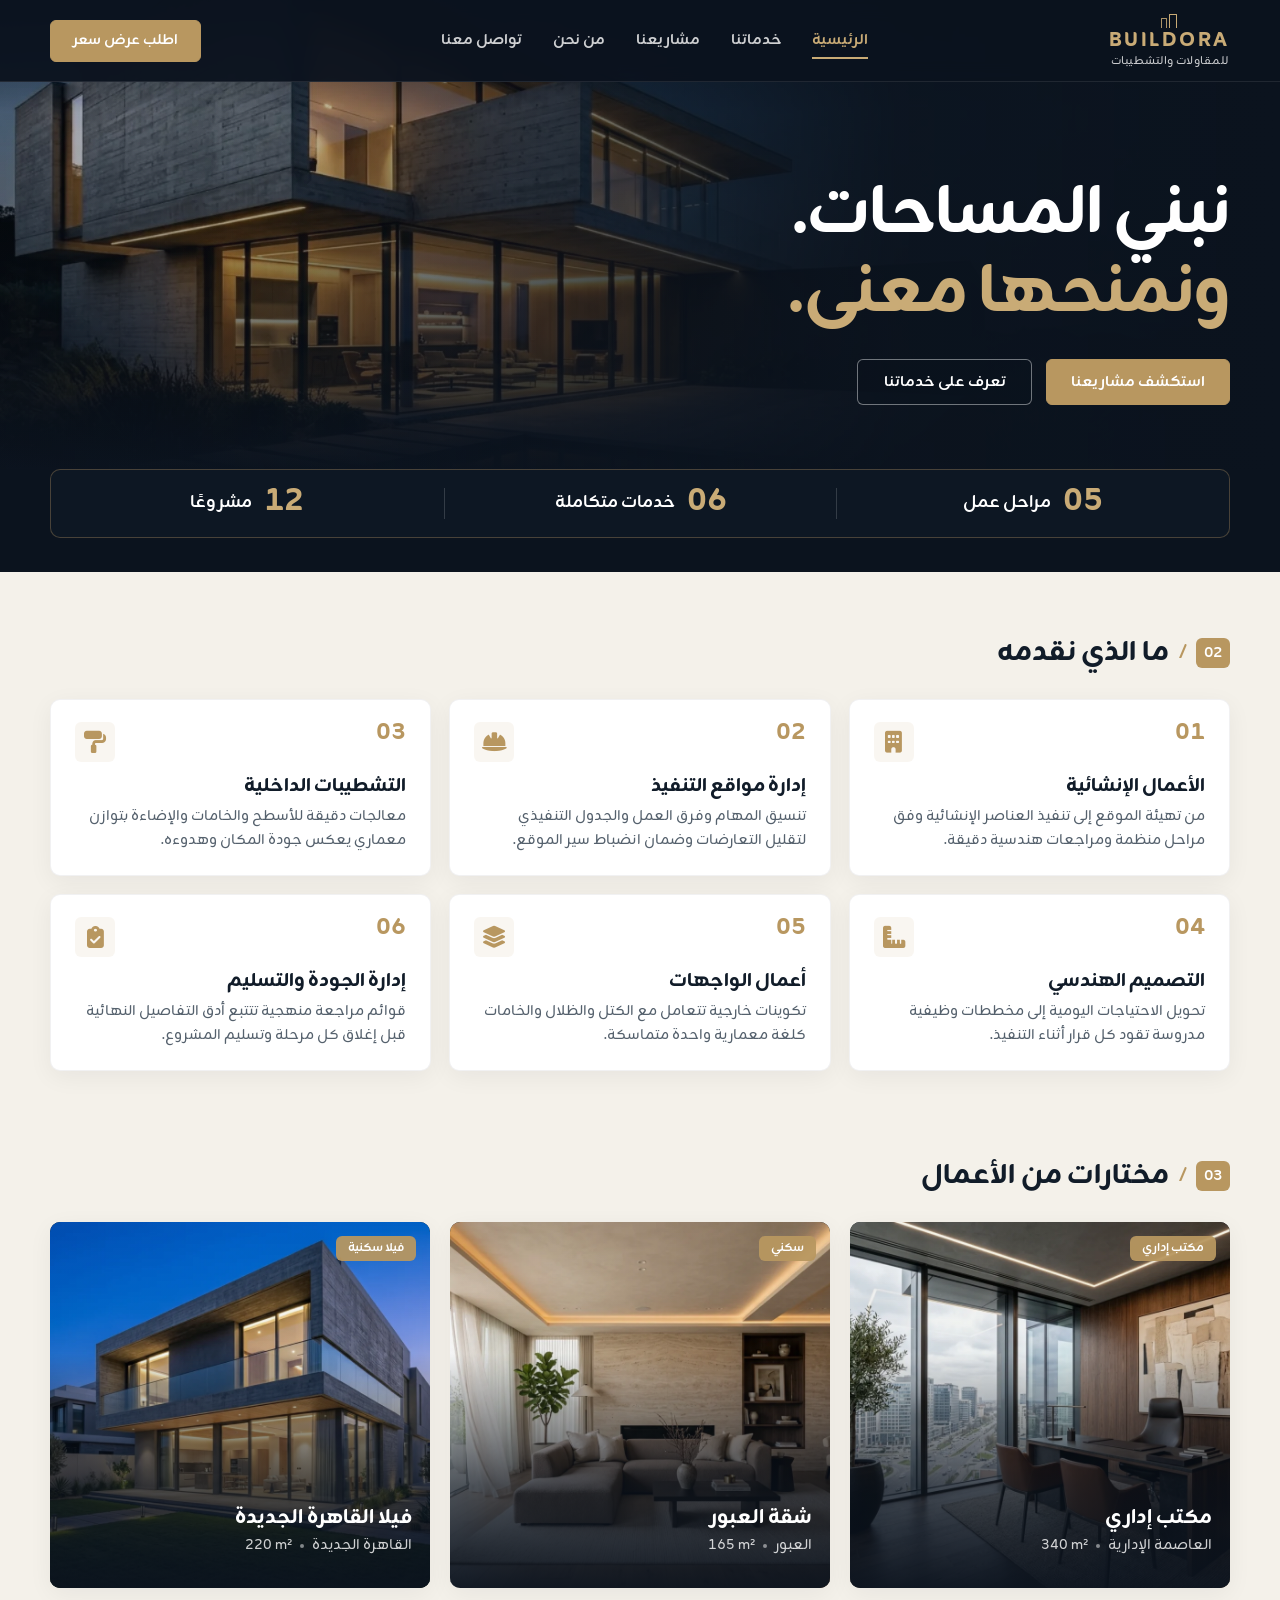
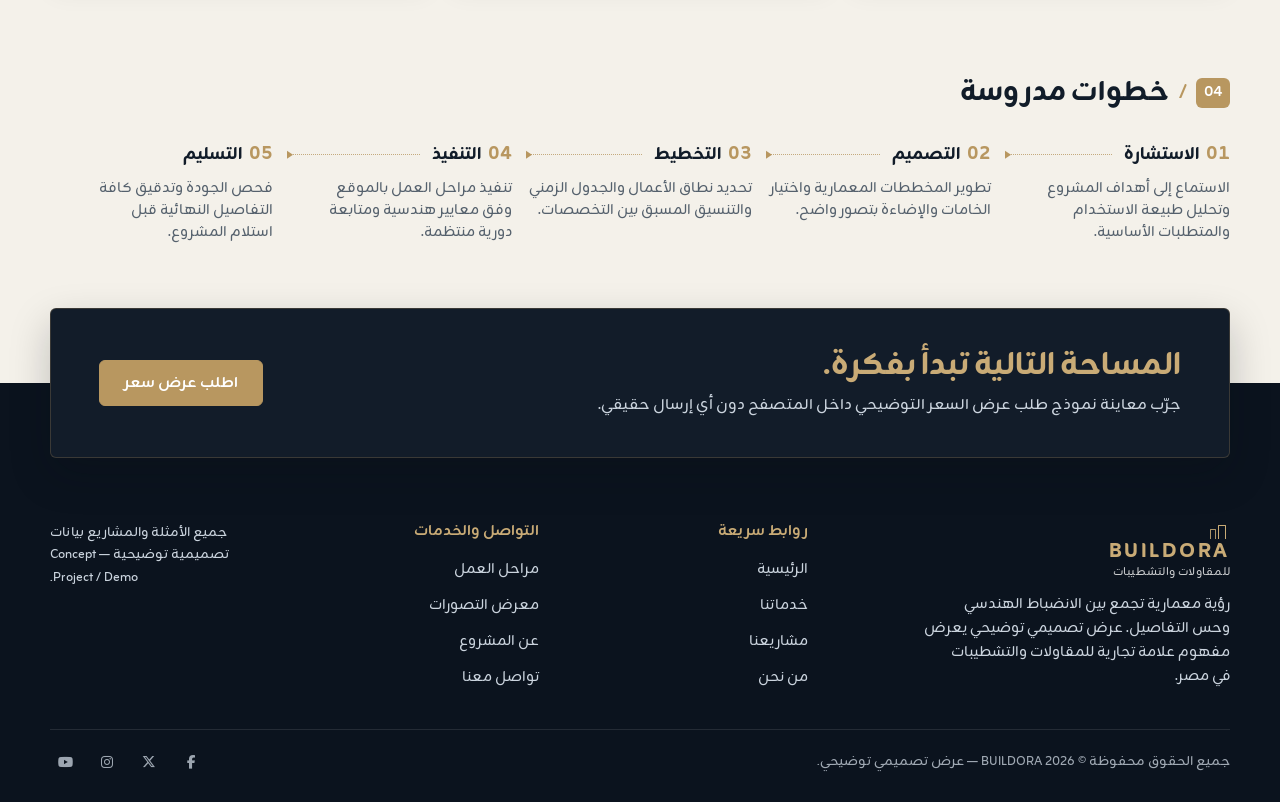
<file: index.html>
<!doctype html>
<html lang="ar" dir="rtl">
<head>
  <meta charset="utf-8">
  <meta name="viewport" content="width=device-width, initial-scale=1">
  <meta name="theme-color" content="#0B131E">
  <meta name="description" content="BUILDORA تصور رقمي لشركة مقاولات وتشطيبات بمصر؛ استكشف الخدمات والمشاريع المعمارية التوضيحية ومراحل التنفيذ. مشروع تصميم افتراضي Demo.">
  <meta property="og:type" content="website">
  <meta property="og:site_name" content="BUILDORA">
  <meta property="og:locale" content="ar_EG">
  <meta property="og:title" content="BUILDORA | مقاولات وتشطيبات برؤية معمارية">
  <meta property="og:description" content="BUILDORA تصور رقمي لشركة مقاولات وتشطيبات بمصر؛ استكشف الخدمات والمشاريع المعمارية التوضيحية ومراحل التنفيذ. مشروع تصميم افتراضي Demo.">
  <meta name="twitter:card" content="summary">
  <title>BUILDORA | مقاولات وتشطيبات برؤية معمارية</title>
  <link rel="icon" href="favicon.svg" type="image/svg+xml">
  <link rel="preconnect" href="https://fonts.googleapis.com">
  <link rel="preconnect" href="https://fonts.gstatic.com" crossorigin>
  <link rel="preconnect" href="https://cdnjs.cloudflare.com" crossorigin>
  <link href="https://fonts.googleapis.com/css2?family=Zain:wght@200;300;400;700;800;900&amp;display=swap" rel="stylesheet">
  <link href="https://cdnjs.cloudflare.com/ajax/libs/font-awesome/6.7.2/css/all.min.css" rel="stylesheet">
  <link rel="preload" href="assets/images/hero-residence.webp" as="image" type="image/webp" fetchpriority="high">
  <link rel="stylesheet" href="assets/css/tokens.css">
  <link rel="stylesheet" href="assets/css/base.css">
  <link rel="stylesheet" href="assets/css/components.css">
  <link rel="stylesheet" href="assets/css/pages.css">
  <link rel="stylesheet" href="assets/css/responsive.css">
  <script type="module" src="assets/js/app.js"></script>
</head>
<body>
  <a class="skip-link" href="#main-content">تخطَّ إلى المحتوى الرئيسي</a>

  <header class="site-header" id="site-header">
    <div class="container site-header__inner">
      <a class="brand" href="index.html" aria-label="BUILDORA — العودة إلى الرئيسية">
        <span class="brand__mark" aria-hidden="true"></span>
        <span class="brand__text" lang="en" dir="ltr">BUILDORA</span>
        <span class="brand__caption">للمقاولات والتشطيبات</span>
      </a>

      <nav class="site-nav" id="primary-navigation" aria-label="التنقل الرئيسي">
        <a class="site-nav__link" href="index.html" aria-current="page">الرئيسية</a>
        <a class="site-nav__link" href="services.html">خدماتنا</a>
        <a class="site-nav__link" href="projects.html">مشاريعنا</a>
        <a class="site-nav__link" href="about.html">من نحن</a>
        <a class="site-nav__link" href="contact.html#quote">تواصل معنا</a>
      </nav>

      <div class="site-header__actions">
        <a class="button button--brass site-header__quote" href="contact.html#quote">اطلب عرض سعر</a>
        <button class="site-header__menu-toggle" id="menu-toggle" type="button" aria-controls="primary-navigation" aria-expanded="false" aria-label="فتح القائمة">
          <i class="fa-solid fa-bars icon" aria-hidden="true"></i>
        </button>
      </div>
    </div>
    <div class="site-header__backdrop" id="navigation-backdrop" aria-hidden="true"></div>
  </header>

  <main id="main-content">
    <section class="hero" aria-labelledby="hero-title">
      <div class="hero__media" aria-hidden="true">
        <img src="assets/images/hero-residence.webp" alt="" width="1600" height="960" fetchpriority="high" decoding="async">
      </div>
      <div class="hero__overlay" aria-hidden="true"></div>

      <div class="container hero__content">
        <div class="hero__body">
          <h1 class="hero__title" id="hero-title">نبني المساحات.<em>ونمنحها معنى.</em></h1>
          <div class="hero__actions">
            <a class="button button--brass" href="projects.html">استكشف مشاريعنا</a>
            <a class="button button--outline-light" href="services.html">تعرف على خدماتنا</a>
          </div>
        </div>
      </div>
    </section>

    <section class="overview-strip" id="overview" aria-label="نظرة عامة على المحتوى التجريبي">
      <div class="container">
        <div class="overview-strip__frame">
          <div class="overview-strip__inner">
            <div class="overview-strip__item">
              <strong class="overview-strip__value" dir="ltr">05</strong>
              <span class="overview-strip__label">مراحل عمل</span>
            </div>
            <div class="overview-strip__item">
              <strong class="overview-strip__value" dir="ltr">06</strong>
              <span class="overview-strip__label">خدمات متكاملة</span>
            </div>
            <div class="overview-strip__item">
              <strong class="overview-strip__value" dir="ltr">12</strong>
              <span class="overview-strip__label">مشروعًا</span>
            </div>
          </div>
        </div>
      </div>
    </section>

    <section class="services" id="services" aria-labelledby="services-title">
      <div class="container">
        <div class="section-tag">
          <span class="section-tag__num" dir="ltr">02</span>
          <span class="section-tag__slash" aria-hidden="true">/</span>
          <h2 class="section-tag__title" id="services-title">ما الذي نقدمه</h2>
        </div>

        <div class="services__grid">
          <article class="service-card">
            <a class="service-card__link" href="services.html">
              <div class="service-card__top">
                <span class="service-card__number" dir="ltr">01</span>
                <span class="service-card__symbol"><i class="fa-solid fa-building icon" aria-hidden="true"></i></span>
              </div>
              <h3>الأعمال الإنشائية</h3>
              <p>من تهيئة الموقع إلى تنفيذ العناصر الإنشائية وفق مراحل منظمة ومراجعات هندسية دقيقة.</p>
            </a>
          </article>

          <article class="service-card">
            <a class="service-card__link" href="services.html">
              <div class="service-card__top">
                <span class="service-card__number" dir="ltr">02</span>
                <span class="service-card__symbol"><i class="fa-solid fa-helmet-safety icon" aria-hidden="true"></i></span>
              </div>
              <h3>إدارة مواقع التنفيذ</h3>
              <p>تنسيق المهام وفرق العمل والجدول التنفيذي لتقليل التعارضات وضمان انضباط سير الموقع.</p>
            </a>
          </article>

          <article class="service-card">
            <a class="service-card__link" href="services.html">
              <div class="service-card__top">
                <span class="service-card__number" dir="ltr">03</span>
                <span class="service-card__symbol"><i class="fa-solid fa-paint-roller icon" aria-hidden="true"></i></span>
              </div>
              <h3>التشطيبات الداخلية</h3>
              <p>معالجات دقيقة للأسطح والخامات والإضاءة بتوازن معماري يعكس جودة المكان وهدوءه.</p>
            </a>
          </article>

          <article class="service-card">
            <a class="service-card__link" href="services.html">
              <div class="service-card__top">
                <span class="service-card__number" dir="ltr">04</span>
                <span class="service-card__symbol"><i class="fa-solid fa-ruler-combined icon" aria-hidden="true"></i></span>
              </div>
              <h3>التصميم الهندسي</h3>
              <p>تحويل الاحتياجات اليومية إلى مخططات وظيفية مدروسة تقود كل قرار أثناء التنفيذ.</p>
            </a>
          </article>

          <article class="service-card">
            <a class="service-card__link" href="services.html">
              <div class="service-card__top">
                <span class="service-card__number" dir="ltr">05</span>
                <span class="service-card__symbol"><i class="fa-solid fa-layer-group icon" aria-hidden="true"></i></span>
              </div>
              <h3>أعمال الواجهات</h3>
              <p>تكوينات خارجية تتعامل مع الكتل والظلال والخامات كلغة معمارية واحدة متماسكة.</p>
            </a>
          </article>

          <article class="service-card">
            <a class="service-card__link" href="services.html">
              <div class="service-card__top">
                <span class="service-card__number" dir="ltr">06</span>
                <span class="service-card__symbol"><i class="fa-solid fa-clipboard-check icon" aria-hidden="true"></i></span>
              </div>
              <h3>إدارة الجودة والتسليم</h3>
              <p>قوائم مراجعة منهجية تتتبع أدق التفاصيل النهائية قبل إغلاق كل مرحلة وتسليم المشروع.</p>
            </a>
          </article>
        </div>
      </div>
    </section>

    <section class="projects" id="projects" aria-labelledby="projects-title">
      <div class="container">
        <div class="section-tag">
          <span class="section-tag__num" dir="ltr">03</span>
          <span class="section-tag__slash" aria-hidden="true">/</span>
          <h2 class="section-tag__title" id="projects-title">مختارات من الأعمال</h2>
        </div>

        <div class="project-grid">
          <article class="project-card--overlay">
            <a href="project.html?id=project-004" aria-label="مشاهدة تفاصيل مكتب إداري">
              <img src="assets/images/project-commercial.webp" width="1200" height="800" loading="lazy" decoding="async" alt="تصور معماري لمكتب إداري معاصر بتكسية خشبية داكنة وإضاءة خطية">
              <span class="project-card__badge">مكتب إداري</span>
              <div class="project-card--overlay__content">
                <h3>مكتب إداري</h3>
                <div class="meta-line project-card__meta">
                  <span>العاصمة الإدارية</span>
                  <span class="meta-line__divider" aria-hidden="true"></span>
                  <span dir="ltr" lang="en">340 m²</span>
                </div>
              </div>
            </a>
          </article>

          <article class="project-card--overlay">
            <a href="project.html?id=project-007" aria-label="مشاهدة تفاصيل شقة العبور">
              <img src="assets/images/project-finishing.webp" width="1200" height="800" loading="lazy" decoding="async" alt="تصور معماري لتشطيبات شقة هادئة بالعبور بخامات دافئة ونوافذ واسعة">
              <span class="project-card__badge">سكني</span>
              <div class="project-card--overlay__content">
                <h3>شقة العبور</h3>
                <div class="meta-line project-card__meta">
                  <span>العبور</span>
                  <span class="meta-line__divider" aria-hidden="true"></span>
                  <span dir="ltr" lang="en">165 m²</span>
                </div>
              </div>
            </a>
          </article>

          <article class="project-card--overlay">
            <a href="project.html?id=project-001" aria-label="مشاهدة تفاصيل فيلا القاهرة الجديدة">
              <img src="assets/images/project-residential.webp" width="1200" height="800" loading="lazy" decoding="async" alt="تصور معماري لفيلا سكنية معاصرة بالقاهرة الجديدة بكتل خرسانية وزجاجية">
              <span class="project-card__badge">فيلا سكنية</span>
              <div class="project-card--overlay__content">
                <h3>فيلا القاهرة الجديدة</h3>
                <div class="meta-line project-card__meta">
                  <span>القاهرة الجديدة</span>
                  <span class="meta-line__divider" aria-hidden="true"></span>
                  <span dir="ltr" lang="en">220 m²</span>
                </div>
              </div>
            </a>
          </article>
        </div>
      </div>
    </section>

    <section class="process-home" id="process" aria-labelledby="process-title">
      <div class="container">
        <div class="section-tag">
          <span class="section-tag__num" dir="ltr">04</span>
          <span class="section-tag__slash" aria-hidden="true">/</span>
          <h2 class="section-tag__title" id="process-title">خطوات مدروسة</h2>
        </div>

        <ol class="process-timeline">
          <li class="process-step">
            <div class="process-step__head">
              <span class="process-step__num" dir="ltr">01</span>
              <h3 class="process-step__title">الاستشارة</h3>
              <span class="process-step__connector" aria-hidden="true"></span>
            </div>
            <p>الاستماع إلى أهداف المشروع وتحليل طبيعة الاستخدام والمتطلبات الأساسية.</p>
          </li>
          <li class="process-step">
            <div class="process-step__head">
              <span class="process-step__num" dir="ltr">02</span>
              <h3 class="process-step__title">التصميم</h3>
              <span class="process-step__connector" aria-hidden="true"></span>
            </div>
            <p>تطوير المخططات المعمارية واختيار الخامات والإضاءة بتصور واضح.</p>
          </li>
          <li class="process-step">
            <div class="process-step__head">
              <span class="process-step__num" dir="ltr">03</span>
              <h3 class="process-step__title">التخطيط</h3>
              <span class="process-step__connector" aria-hidden="true"></span>
            </div>
            <p>تحديد نطاق الأعمال والجدول الزمني والتنسيق المسبق بين التخصصات.</p>
          </li>
          <li class="process-step">
            <div class="process-step__head">
              <span class="process-step__num" dir="ltr">04</span>
              <h3 class="process-step__title">التنفيذ</h3>
              <span class="process-step__connector" aria-hidden="true"></span>
            </div>
            <p>تنفيذ مراحل العمل بالموقع وفق معايير هندسية ومتابعة دورية منتظمة.</p>
          </li>
          <li class="process-step">
            <div class="process-step__head">
              <span class="process-step__num" dir="ltr">05</span>
              <h3 class="process-step__title">التسليم</h3>
              <span class="process-step__connector" aria-hidden="true"></span>
            </div>
            <p>فحص الجودة وتدقيق كافة التفاصيل النهائية قبل استلام المشروع.</p>
          </li>
        </ol>
      </div>
    </section>

    <section class="cta-band" id="contact" aria-labelledby="contact-title">
      <div class="container">
        <div class="cta-band__frame">
          <div>
            <h2 class="cta-band__title" id="contact-title">المساحة التالية تبدأ بفكرة.</h2>
            <p class="cta-band__sub">جرّب معاينة نموذج طلب عرض السعر التوضيحي داخل المتصفح دون أي إرسال حقيقي.</p>
          </div>
          <div class="cta-band__actions">
            <a class="button button--brass" href="contact.html#quote">اطلب عرض سعر</a>
          </div>
        </div>
      </div>
    </section>
  </main>

  <footer class="site-footer" id="footer">
    <div class="container site-footer__main">
      <div class="site-footer__brand">
        <a class="brand" href="index.html" aria-label="BUILDORA — العودة إلى أعلى الصفحة">
          <span class="brand__mark" aria-hidden="true"></span>
          <span class="brand__text" lang="en" dir="ltr">BUILDORA</span>
          <span class="brand__caption">للمقاولات والتشطيبات</span>
        </a>
        <p class="site-footer__intro">رؤية معمارية تجمع بين الانضباط الهندسي وحس التفاصيل. عرض تصميمي توضيحي يعرض مفهوم علامة تجارية للمقاولات والتشطيبات في مصر.</p>
      </div>
      <div>
        <h2 class="site-footer__heading">روابط سريعة</h2>
        <ul class="site-footer__list">
          <li><a href="index.html">الرئيسية</a></li>
          <li><a href="services.html">خدماتنا</a></li>
          <li><a href="projects.html">مشاريعنا</a></li>
          <li><a href="about.html">من نحن</a></li>
        </ul>
      </div>
      <div>
        <h2 class="site-footer__heading">التواصل والخدمات</h2>
        <ul class="site-footer__list">
          <li><a href="services.html#process">مراحل العمل</a></li>
          <li><a href="projects.html">معرض التصورات</a></li>
          <li><a href="about.html">عن المشروع</a></li>
          <li><a href="contact.html#quote">تواصل معنا</a></li>
        </ul>
      </div>
      <div class="site-footer__cta">
        <p class="site-footer__hint">جميع الأمثلة والمشاريع بيانات تصميمية توضيحية — Concept Project / Demo.</p>
      </div>
    </div>
    <div class="container site-footer__bottom">
      <span>جميع الحقوق محفوظة © 2026 <span lang="en" dir="ltr">BUILDORA</span> — عرض تصميمي توضيحي.</span>
      <ul class="site-footer__socials" aria-label="رموز تواصل توضيحية">
        <li class="site-footer__social-item"><i class="fa-brands fa-facebook-f" aria-hidden="true"></i></li>
        <li class="site-footer__social-item"><i class="fa-brands fa-x-twitter" aria-hidden="true"></i></li>
        <li class="site-footer__social-item"><i class="fa-brands fa-instagram" aria-hidden="true"></i></li>
        <li class="site-footer__social-item"><i class="fa-brands fa-youtube" aria-hidden="true"></i></li>
      </ul>
    </div>
  </footer>
</body>
</html>
</file>
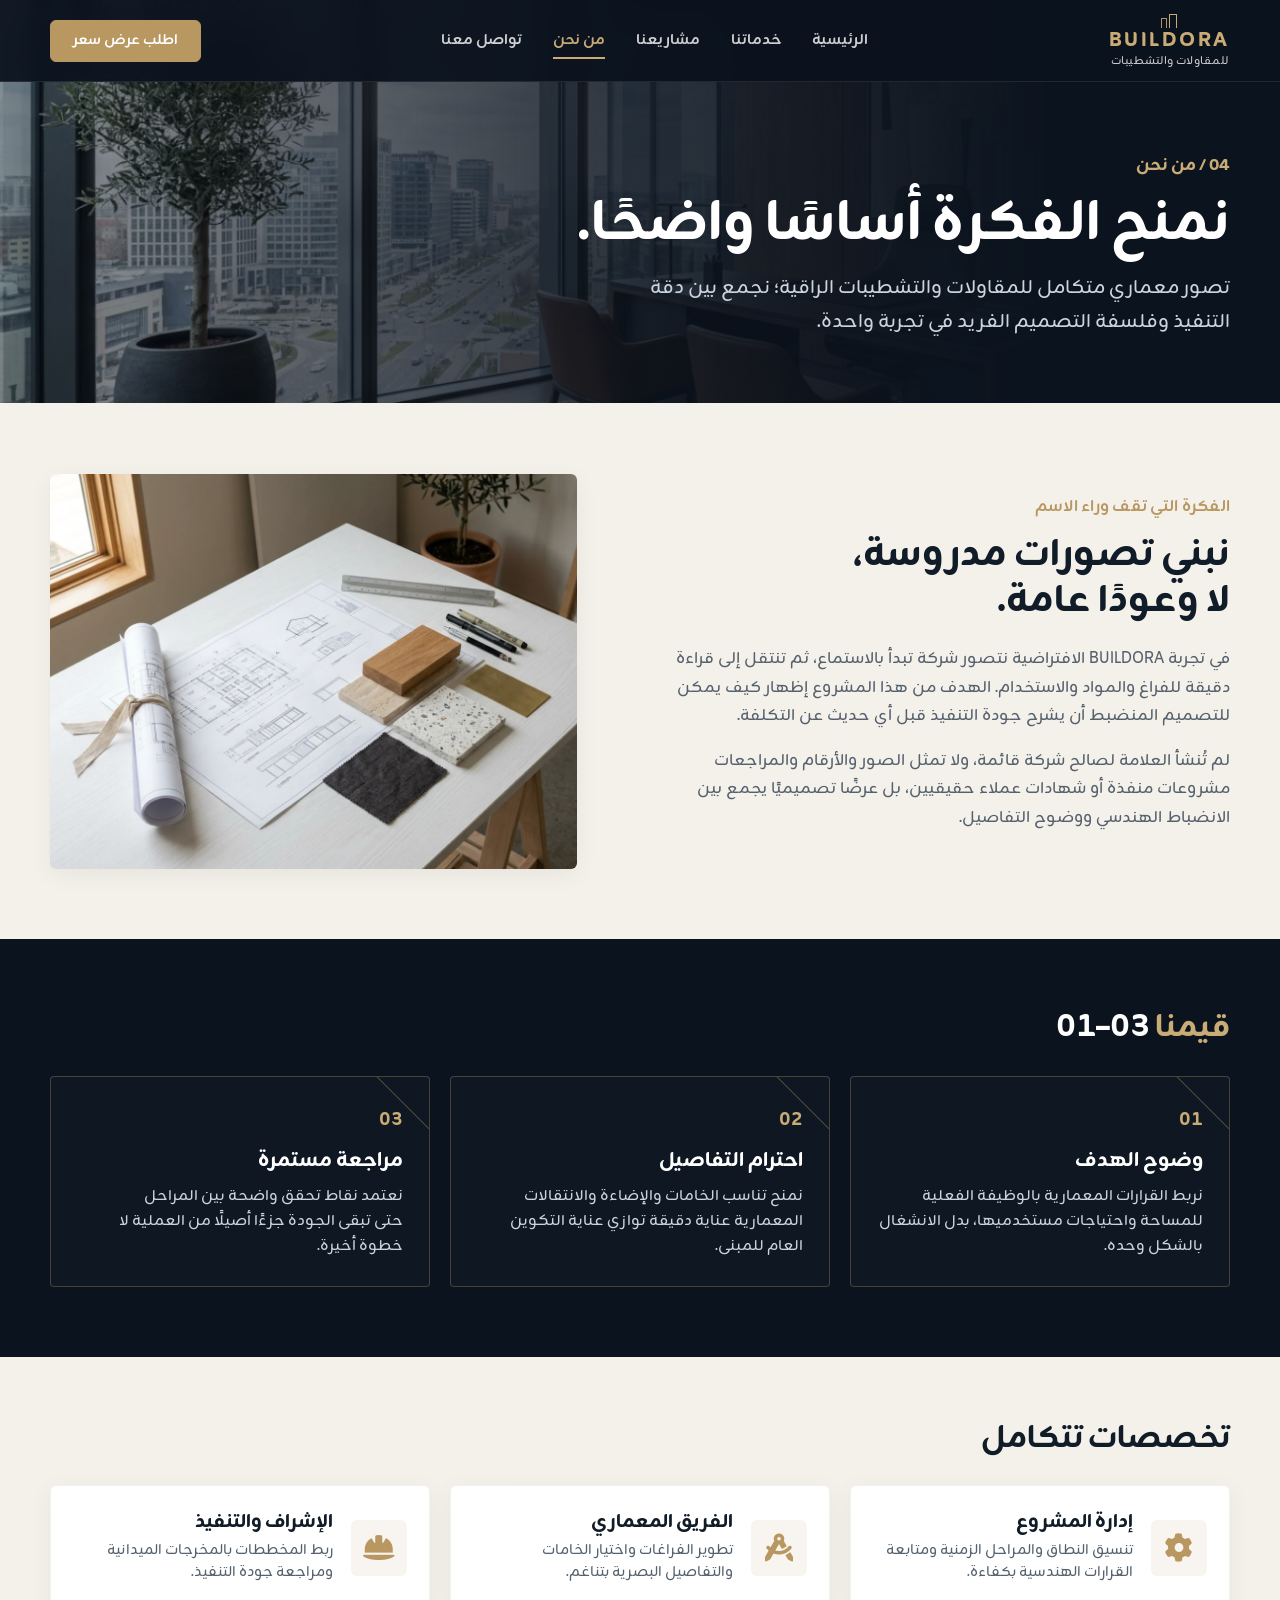
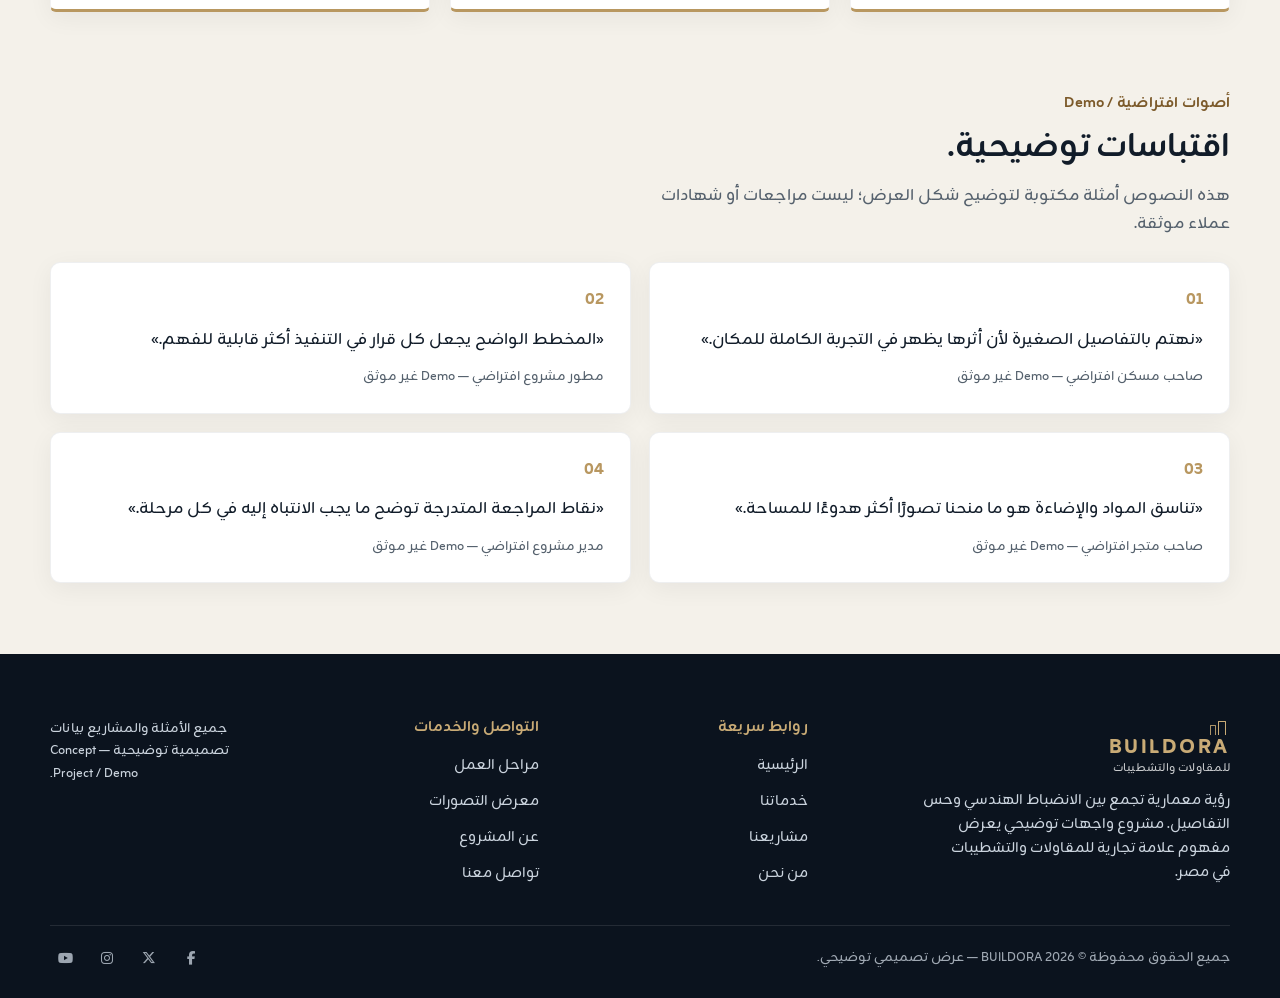
<file: about.html>
<!doctype html>
<html lang="ar" dir="rtl">
<head>
  <meta charset="utf-8">
  <meta name="viewport" content="width=device-width, initial-scale=1">
  <meta name="theme-color" content="#0B131E">
  <meta name="description" content="تعرف على مفهوم BUILDORA الافتراضي للمقاولات والتشطيبات وقيم التصميم والجودة وتخصصات الفريق.">
  <meta property="og:type" content="website">
  <meta property="og:site_name" content="BUILDORA">
  <meta property="og:locale" content="ar_EG">
  <meta property="og:title" content="من نحن | BUILDORA">
  <meta property="og:description" content="تعرف على مفهوم BUILDORA الافتراضي للمقاولات والتشطيبات وقيم التصميم والجودة وتخصصات الفريق.">
  <meta name="twitter:card" content="summary">
  <title>من نحن | BUILDORA</title>
  <link rel="icon" href="favicon.svg" type="image/svg+xml">
  <link rel="preconnect" href="https://fonts.googleapis.com">
  <link rel="preconnect" href="https://fonts.gstatic.com" crossorigin>
  <link rel="preconnect" href="https://cdnjs.cloudflare.com" crossorigin>
  <link href="https://fonts.googleapis.com/css2?family=Zain:wght@200;300;400;700;800;900&amp;display=swap" rel="stylesheet">
  <link href="https://cdnjs.cloudflare.com/ajax/libs/font-awesome/6.7.2/css/all.min.css" rel="stylesheet">
  <link rel="stylesheet" href="assets/css/tokens.css">
  <link rel="stylesheet" href="assets/css/base.css">
  <link rel="stylesheet" href="assets/css/components.css">
  <link rel="stylesheet" href="assets/css/pages.css">
  <link rel="stylesheet" href="assets/css/responsive.css">
  <script type="module" src="assets/js/app.js"></script>
</head>
<body data-page="about">
  <a class="skip-link" href="#main-content">تخطَّ إلى المحتوى الرئيسي</a>

  <header class="site-header" id="site-header">
    <div class="container site-header__inner">
      <a class="brand" href="index.html" aria-label="BUILDORA — العودة إلى الرئيسية">
        <span class="brand__mark" aria-hidden="true"></span>
        <span class="brand__text" lang="en" dir="ltr">BUILDORA</span>
        <span class="brand__caption">للمقاولات والتشطيبات</span>
      </a>

      <nav class="site-nav" id="primary-navigation" aria-label="التنقل الرئيسي">
        <a class="site-nav__link" href="index.html">الرئيسية</a>
        <a class="site-nav__link" href="services.html">خدماتنا</a>
        <a class="site-nav__link" href="projects.html">مشاريعنا</a>
        <a class="site-nav__link" href="about.html" aria-current="page">من نحن</a>
        <a class="site-nav__link" href="contact.html#quote">تواصل معنا</a>
      </nav>

      <div class="site-header__actions">
        <a class="button button--brass site-header__quote" href="contact.html#quote">اطلب عرض سعر</a>
        <button class="site-header__menu-toggle" id="menu-toggle" type="button" aria-controls="primary-navigation" aria-expanded="false" aria-label="فتح القائمة">
          <i class="fa-solid fa-bars icon" aria-hidden="true"></i>
        </button>
      </div>
    </div>
    <div class="site-header__backdrop" id="navigation-backdrop" aria-hidden="true"></div>
  </header>

  <main id="main-content">
    <section class="inner-hero inner-hero--about" aria-labelledby="page-title">
      <div class="inner-hero__visual" aria-hidden="true"></div>
      <div class="container inner-hero__inner">
        <span class="inner-hero__eyebrow"><span dir="ltr">04</span> / من نحن</span>
        <h1 id="page-title">نمنح الفكرة أساسًا واضحًا.</h1>
        <p>تصور معماري متكامل للمقاولات والتشطيبات الراقية؛ نجمع بين دقة التنفيذ وفلسفة التصميم الفريد في تجربة واحدة.</p>
      </div>
    </section>

    <section class="section editorial" aria-labelledby="about-story-title">
      <div class="container editorial__grid">
        <div class="editorial__copy">
          <span class="eyebrow">الفكرة التي تقف وراء الاسم</span>
          <h2 id="about-story-title">نبني تصورات مدروسة، لا وعودًا عامة.</h2>
          <p>في تجربة <span lang="en" dir="ltr">BUILDORA</span> الافتراضية نتصور شركة تبدأ بالاستماع، ثم تنتقل إلى قراءة دقيقة للفراغ والمواد والاستخدام. الهدف من هذا المشروع إظهار كيف يمكن للتصميم المنضبط أن يشرح جودة التنفيذ قبل أي حديث عن التكلفة.</p>
          <p>لم تُنشأ العلامة لصالح شركة قائمة، ولا تمثل الصور والأرقام والمراجعات مشروعات منفذة أو شهادات عملاء حقيقيين، بل عرضًا تصميميًا يجمع بين الانضباط الهندسي ووضوح التفاصيل.</p>
        </div>
        <figure class="editorial__image">
          <img src="assets/images/about-desk.webp" loading="lazy" width="1200" height="800" decoding="async" alt="مكتب معماري يضم مخططات هندسية وعينات خامات خشب وحجر وأدوات رسم">
        </figure>
      </div>
    </section>

    <section class="values-band" aria-labelledby="values-title">
      <div class="container">
        <h2 id="values-title" class="values-band__title">قيمنا <span dir="ltr">01–03</span></h2>
        <div class="value-grid">
          <article class="value-card">
            <span class="value-card__num" dir="ltr">01</span>
            <h3>وضوح الهدف</h3>
            <p>نربط القرارات المعمارية بالوظيفة الفعلية للمساحة واحتياجات مستخدميها، بدل الانشغال بالشكل وحده.</p>
          </article>
          <article class="value-card">
            <span class="value-card__num" dir="ltr">02</span>
            <h3>احترام التفاصيل</h3>
            <p>نمنح تناسب الخامات والإضاءة والانتقالات المعمارية عناية دقيقة توازي عناية التكوين العام للمبنى.</p>
          </article>
          <article class="value-card">
            <span class="value-card__num" dir="ltr">03</span>
            <h3>مراجعة مستمرة</h3>
            <p>نعتمد نقاط تحقق واضحة بين المراحل حتى تبقى الجودة جزءًا أصيلًا من العملية لا خطوة أخيرة.</p>
          </article>
        </div>
      </div>
    </section>

    <section class="team" aria-labelledby="team-title">
      <div class="container">
        <h2 id="team-title" class="team__title">تخصصات تتكامل</h2>
        <div class="role-grid">
          <article class="role-card">
            <span class="role-card__icon"><i class="fa-solid fa-gear icon" aria-hidden="true"></i></span>
            <div>
              <h3>إدارة المشروع</h3>
              <p>تنسيق النطاق والمراحل الزمنية ومتابعة القرارات الهندسية بكفاءة.</p>
            </div>
          </article>
          <article class="role-card">
            <span class="role-card__icon"><i class="fa-solid fa-compass-drafting icon" aria-hidden="true"></i></span>
            <div>
              <h3>الفريق المعماري</h3>
              <p>تطوير الفراغات واختيار الخامات والتفاصيل البصرية بتناغم.</p>
            </div>
          </article>
          <article class="role-card">
            <span class="role-card__icon"><i class="fa-solid fa-helmet-safety icon" aria-hidden="true"></i></span>
            <div>
              <h3>الإشراف والتنفيذ</h3>
              <p>ربط المخططات بالمخرجات الميدانية ومراجعة جودة التنفيذ.</p>
            </div>
          </article>
        </div>
      </div>
    </section>

    <section class="quotes-section" aria-labelledby="quotes-title">
      <div class="container">
        <div class="section-heading">
          <span class="eyebrow">أصوات افتراضية / Demo</span>
          <h2 class="section-heading__title" id="quotes-title">اقتباسات توضيحية.</h2>
          <p class="section-heading__body">هذه النصوص أمثلة مكتوبة لتوضيح شكل العرض؛ ليست مراجعات أو شهادات عملاء موثقة.</p>
        </div>
        <div id="testimonial-list" class="quote-grid">
          <p class="state-message">جارٍ تحميل الاقتباسات...</p>
        </div>
      </div>
    </section>
  </main>

  <footer class="site-footer" id="footer">
    <div class="container site-footer__main">
      <div class="site-footer__brand">
        <a class="brand" href="index.html" aria-label="BUILDORA — العودة إلى أعلى الصفحة">
          <span class="brand__mark" aria-hidden="true"></span>
          <span class="brand__text" lang="en" dir="ltr">BUILDORA</span>
          <span class="brand__caption">للمقاولات والتشطيبات</span>
        </a>
        <p class="site-footer__intro">رؤية معمارية تجمع بين الانضباط الهندسي وحس التفاصيل. مشروع واجهات توضيحي يعرض مفهوم علامة تجارية للمقاولات والتشطيبات في مصر.</p>
      </div>
      <div>
        <h2 class="site-footer__heading">روابط سريعة</h2>
        <ul class="site-footer__list">
          <li><a href="index.html">الرئيسية</a></li>
          <li><a href="services.html">خدماتنا</a></li>
          <li><a href="projects.html">مشاريعنا</a></li>
          <li><a href="about.html">من نحن</a></li>
        </ul>
      </div>
      <div>
        <h2 class="site-footer__heading">التواصل والخدمات</h2>
        <ul class="site-footer__list">
          <li><a href="services.html#process">مراحل العمل</a></li>
          <li><a href="projects.html">معرض التصورات</a></li>
          <li><a href="about.html">عن المشروع</a></li>
          <li><a href="contact.html#quote">تواصل معنا</a></li>
        </ul>
      </div>
      <div class="site-footer__cta">
        <p class="site-footer__hint">جميع الأمثلة والمشاريع بيانات تصميمية توضيحية — Concept Project / Demo.</p>
      </div>
    </div>
    <div class="container site-footer__bottom">
      <span>جميع الحقوق محفوظة © 2026 <span lang="en" dir="ltr">BUILDORA</span> — عرض تصميمي توضيحي.</span>
      <ul class="site-footer__socials" aria-label="رموز تواصل توضيحية">
        <li class="site-footer__social-item"><i class="fa-brands fa-facebook-f" aria-hidden="true"></i></li>
        <li class="site-footer__social-item"><i class="fa-brands fa-x-twitter" aria-hidden="true"></i></li>
        <li class="site-footer__social-item"><i class="fa-brands fa-instagram" aria-hidden="true"></i></li>
        <li class="site-footer__social-item"><i class="fa-brands fa-youtube" aria-hidden="true"></i></li>
      </ul>
    </div>
  </footer>
</body>
</html>
</file>
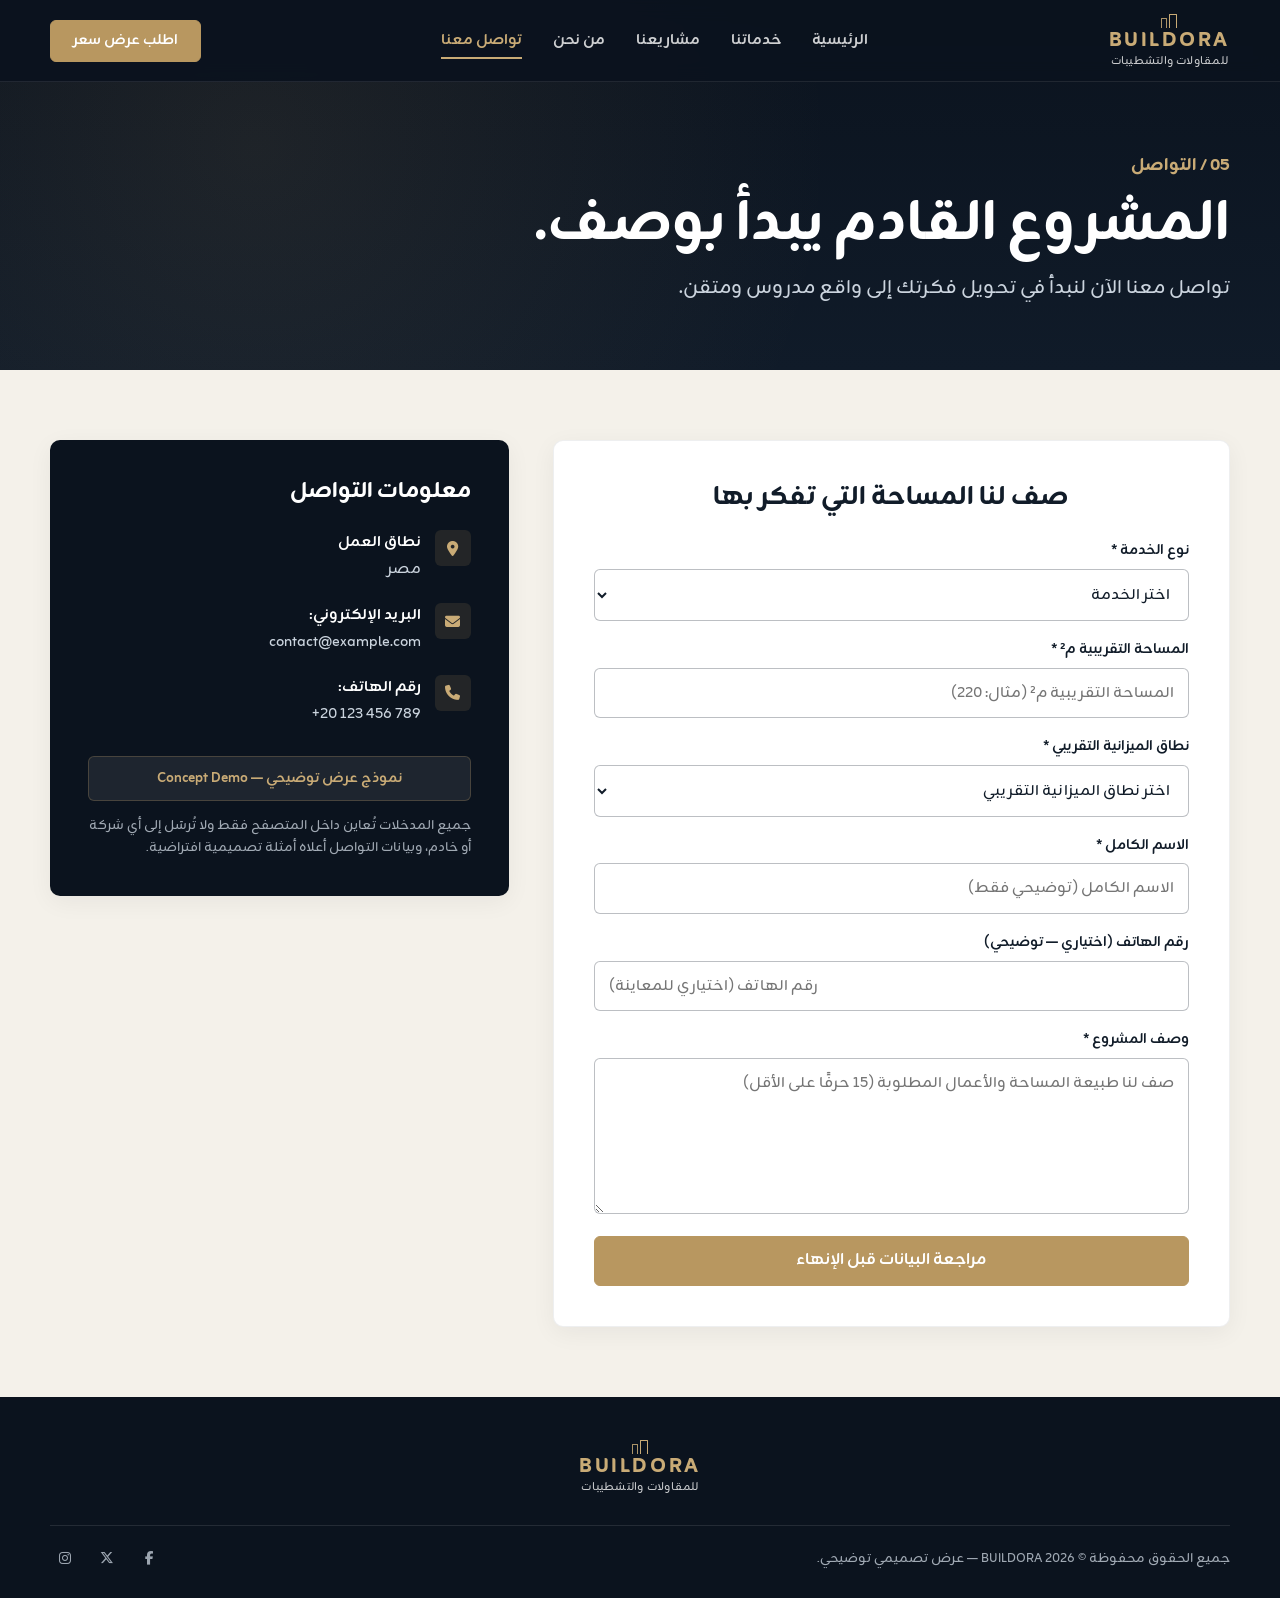
<file: contact.html>
<!doctype html>
<html lang="ar" dir="rtl">
<head>
  <meta charset="utf-8">
  <meta name="viewport" content="width=device-width, initial-scale=1">
  <meta name="theme-color" content="#0B131E">
  <meta name="description" content="نموذج تجريبي لطلب عرض السعر في BUILDORA مع تحقق محلي ومعاينة قبل الإنهاء دون إرسال حقيقي.">
  <meta property="og:type" content="website">
  <meta property="og:site_name" content="BUILDORA">
  <meta property="og:locale" content="ar_EG">
  <meta property="og:title" content="تواصل معنا | BUILDORA">
  <meta property="og:description" content="نموذج تجريبي لطلب عرض السعر في BUILDORA مع تحقق محلي ومعاينة قبل الإنهاء دون إرسال حقيقي.">
  <meta name="twitter:card" content="summary">
  <title>تواصل معنا | BUILDORA</title>
  <link rel="icon" href="favicon.svg" type="image/svg+xml">
  <link rel="preconnect" href="https://fonts.googleapis.com">
  <link rel="preconnect" href="https://fonts.gstatic.com" crossorigin>
  <link rel="preconnect" href="https://cdnjs.cloudflare.com" crossorigin>
  <link href="https://fonts.googleapis.com/css2?family=Zain:wght@200;300;400;700;800;900&amp;display=swap" rel="stylesheet">
  <link href="https://cdnjs.cloudflare.com/ajax/libs/font-awesome/6.7.2/css/all.min.css" rel="stylesheet">
  <link rel="stylesheet" href="assets/css/tokens.css">
  <link rel="stylesheet" href="assets/css/base.css">
  <link rel="stylesheet" href="assets/css/components.css">
  <link rel="stylesheet" href="assets/css/pages.css">
  <link rel="stylesheet" href="assets/css/responsive.css">
  <script type="module" src="assets/js/app.js"></script>
</head>
<body data-page="contact">
  <a class="skip-link" href="#main-content">تخطَّ إلى المحتوى الرئيسي</a>

  <header class="site-header" id="site-header">
    <div class="container site-header__inner">
      <a class="brand" href="index.html" aria-label="BUILDORA — العودة إلى الرئيسية">
        <span class="brand__mark" aria-hidden="true"></span>
        <span class="brand__text" lang="en" dir="ltr">BUILDORA</span>
        <span class="brand__caption">للمقاولات والتشطيبات</span>
      </a>

      <nav class="site-nav" id="primary-navigation" aria-label="التنقل الرئيسي">
        <a class="site-nav__link" href="index.html">الرئيسية</a>
        <a class="site-nav__link" href="services.html">خدماتنا</a>
        <a class="site-nav__link" href="projects.html">مشاريعنا</a>
        <a class="site-nav__link" href="about.html">من نحن</a>
        <a class="site-nav__link" href="contact.html#quote" aria-current="page">تواصل معنا</a>
      </nav>

      <div class="site-header__actions">
        <a class="button button--brass site-header__quote" href="contact.html#quote">اطلب عرض سعر</a>
        <button class="site-header__menu-toggle" id="menu-toggle" type="button" aria-controls="primary-navigation" aria-expanded="false" aria-label="فتح القائمة">
          <i class="fa-solid fa-bars icon" aria-hidden="true"></i>
        </button>
      </div>
    </div>
    <div class="site-header__backdrop" id="navigation-backdrop" aria-hidden="true"></div>
  </header>

  <main id="main-content">
    <section class="inner-hero inner-hero--contact" aria-labelledby="page-title">
      <div class="inner-hero__visual" aria-hidden="true"></div>
      <div class="container inner-hero__inner">
        <span class="inner-hero__eyebrow"><span dir="ltr">05</span> / التواصل</span>
        <h1 id="page-title">المشروع القادم يبدأ بوصف.</h1>
        <p>تواصل معنا الآن لنبدأ في تحويل فكرتك إلى واقع مدروس ومتقن.</p>
      </div>
    </section>

    <section class="section quote-section" id="quote" aria-labelledby="quote-title">
      <div class="container quote-layout">
        <div class="quote-card-form">
          <h2 class="quote-card-form__title" id="quote-title">صف لنا المساحة التي تفكر بها</h2>

          <div id="quote-load-status" aria-live="polite">
            <p class="state-message">جارٍ تحميل الخيارات...</p>
          </div>

          <div id="quote-form-wrapper" hidden>
            <form id="quote-form" novalidate>
              <div class="form-grid">
                <div class="form-field">
                  <label for="quote-service">نوع الخدمة *</label>
                  <select id="quote-service" name="serviceId" required>
                    <option value="">اختر نوع الخدمة</option>
                  </select>
                </div>

                <div class="form-field">
                  <label for="quote-area">المساحة التقريبية م² *</label>
                  <input id="quote-area" name="areaSqm" type="number" inputmode="decimal" min="1" max="100000" step="any" placeholder="المساحة التقريبية م² (مثال: 220)" required>
                </div>

                <div class="form-field">
                  <label for="quote-budget">نطاق الميزانية التقريبي *</label>
                  <select id="quote-budget" name="budgetBand" required>
                    <option value="">اختر نطاق الميزانية التقريبي</option>
                    <option value="under-500k">أقل من 500 ألف جنيه (افتراضي)</option>
                    <option value="500k-1m">500 ألف — مليون جنيه (افتراضي)</option>
                    <option value="1m-3m">مليون — 3 ملايين جنيه (افتراضي)</option>
                    <option value="over-3m">أكثر من 3 ملايين جنيه (افتراضي)</option>
                    <option value="undecided">لم أحدد بعد</option>
                  </select>
                </div>

                <div class="form-field">
                  <label for="quote-name">الاسم الكامل *</label>
                  <input id="quote-name" name="name" type="text" autocomplete="name" maxlength="100" minlength="2" placeholder="الاسم الكامل (توضيحي فقط)" required>
                </div>

                <div class="form-field">
                  <label for="quote-phone">رقم الهاتف (اختياري — توضيحي)</label>
                  <input id="quote-phone" name="phone" type="tel" autocomplete="tel" maxlength="30" placeholder="رقم الهاتف (اختياري للمعاينة)">
                </div>

                <div class="form-field">
                  <label for="quote-description">وصف المشروع *</label>
                  <textarea id="quote-description" name="description" rows="5" maxlength="2000" minlength="15" placeholder="صف لنا طبيعة المساحة والأعمال المطلوبة (15 حرفًا على الأقل)" required></textarea>
                </div>
              </div>

              <p class="form-error" id="quote-error" role="alert" hidden></p>
              <button class="button button--brass button--wide" type="submit">مراجعة البيانات قبل الإنهاء</button>
            </form>
          </div>

          <section id="quote-preview" class="quote-preview" aria-labelledby="quote-preview-title" hidden>
            <span class="eyebrow">02 / معاينة</span>
            <h3 id="quote-preview-title" tabindex="-1">مراجعة الطلب التجريبي</h3>
            <p>هذه معاينة داخل المتصفح فقط. لم يتم إرسال البيانات أو حفظها في أي مكان.</p>
            <dl id="quote-review-list" class="quote-review-list"></dl>
            <div class="quote-preview__actions">
              <button class="button button--outline-dark" id="quote-edit" type="button">تعديل البيانات</button>
              <button class="button button--brass" id="quote-finish" type="button">إنهاء المعاينة</button>
            </div>
          </section>

          <section id="quote-completed" class="quote-preview" aria-labelledby="quote-completed-title" hidden>
            <span class="eyebrow">03 / انتهت التجربة</span>
            <h3 id="quote-completed-title" tabindex="-1">اكتملت المعاينة التجريبية.</h3>
            <p>لم يُرسَل أي طلب ولم تُحفَظ بياناتك. يمكنك بدء معاينة جديدة بأمثلة أخرى.</p>
            <button class="button button--outline-dark" id="quote-restart" type="button">ابدأ نموذجًا جديدًا</button>
          </section>
        </div>

        <aside class="contact-info-card" aria-labelledby="contact-info-title">
          <h2 class="contact-info-card__title" id="contact-info-title">معلومات التواصل</h2>
          <ul class="contact-info-list">
            <li class="contact-info-item">
              <span class="contact-info-item__icon"><i class="fa-solid fa-location-dot icon icon--sm" aria-hidden="true"></i></span>
              <div>
                <span class="contact-info-item__label">نطاق العمل</span>
                <span class="contact-info-item__value">مصر</span>
              </div>
            </li>
            <li class="contact-info-item">
              <span class="contact-info-item__icon"><i class="fa-solid fa-envelope icon icon--sm" aria-hidden="true"></i></span>
              <div>
                <span class="contact-info-item__label">البريد الإلكتروني:</span>
                <span class="contact-info-item__value" lang="en" dir="ltr">contact@example.com</span>
              </div>
            </li>
            <li class="contact-info-item">
              <span class="contact-info-item__icon"><i class="fa-solid fa-phone icon icon--sm" aria-hidden="true"></i></span>
              <div>
                <span class="contact-info-item__label">رقم الهاتف:</span>
                <span class="contact-info-item__value" dir="ltr">+20 123 456 789</span>
              </div>
            </li>
          </ul>
          <div class="contact-demo-pill">نموذج عرض توضيحي — Concept Demo</div>
          <p class="contact-demo-note">جميع المدخلات تُعاين داخل المتصفح فقط ولا تُرسَل إلى أي شركة أو خادم، وبيانات التواصل أعلاه أمثلة تصميمية افتراضية.</p>
        </aside>
      </div>
    </section>
  </main>

  <footer class="site-footer site-footer--minimal" id="footer">
    <div class="container site-footer__center">
      <a class="brand" href="index.html" aria-label="BUILDORA — العودة إلى أعلى الصفحة">
        <span class="brand__mark" aria-hidden="true"></span>
        <span class="brand__text" lang="en" dir="ltr">BUILDORA</span>
        <span class="brand__caption">للمقاولات والتشطيبات</span>
      </a>
    </div>
    <div class="container site-footer__bottom">
      <span>جميع الحقوق محفوظة © 2026 <span lang="en" dir="ltr">BUILDORA</span> — عرض تصميمي توضيحي.</span>
      <ul class="site-footer__socials" aria-label="رموز تواصل توضيحية">
        <li class="site-footer__social-item"><i class="fa-brands fa-facebook-f" aria-hidden="true"></i></li>
        <li class="site-footer__social-item"><i class="fa-brands fa-x-twitter" aria-hidden="true"></i></li>
        <li class="site-footer__social-item"><i class="fa-brands fa-instagram" aria-hidden="true"></i></li>
      </ul>
    </div>
  </footer>
</body>
</html>
</file>
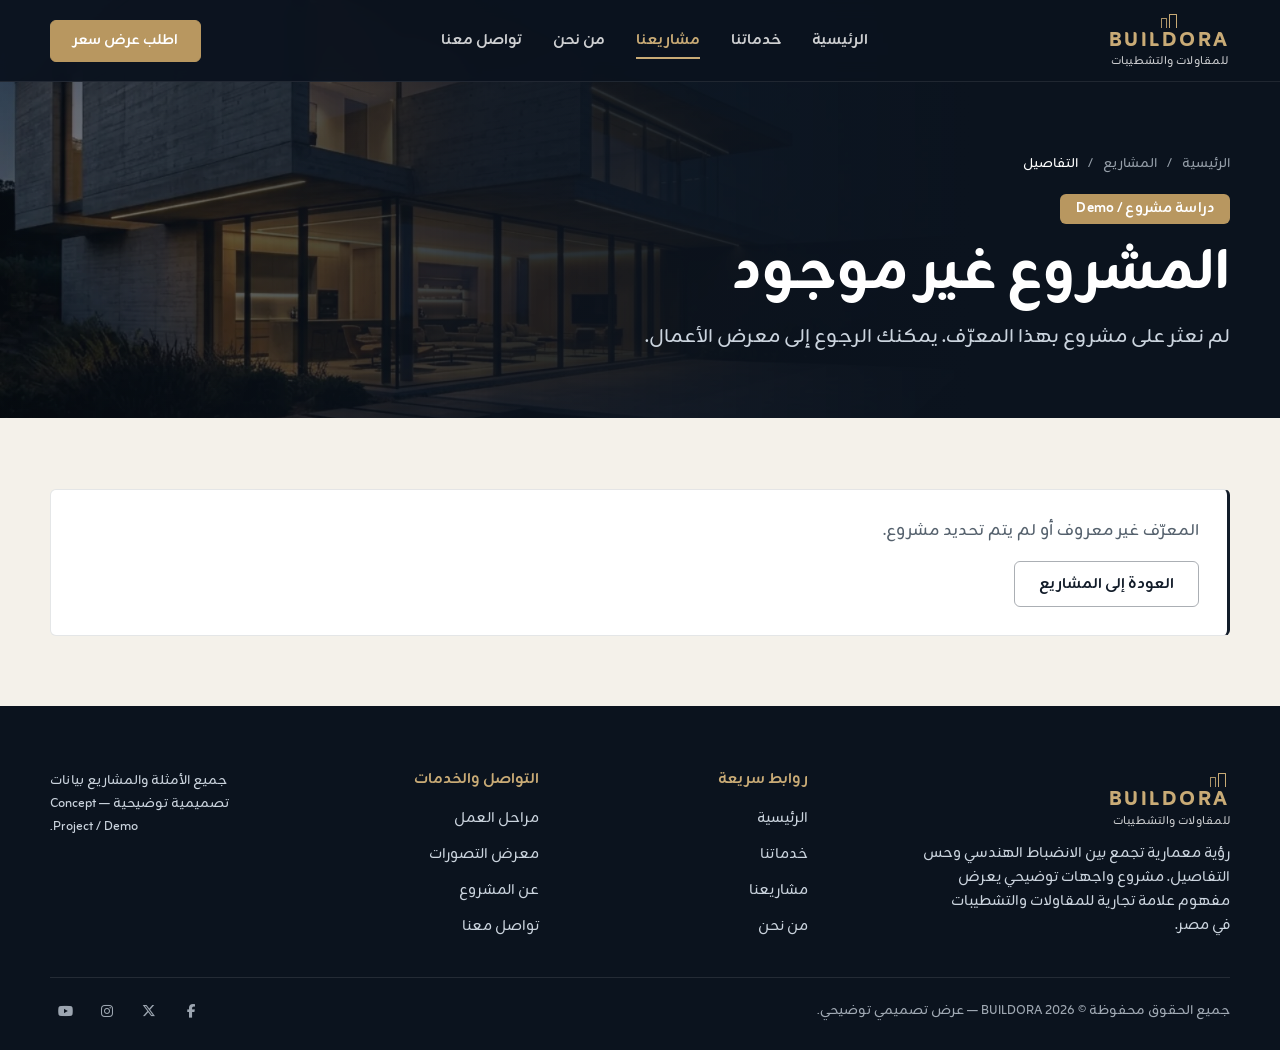
<file: project.html>
<!doctype html>
<html lang="ar" dir="rtl">
<head>
  <meta charset="utf-8">
  <meta name="viewport" content="width=device-width, initial-scale=1">
  <meta name="theme-color" content="#0B131E">
  <meta name="description" content="تفاصيل مشروع معماري توضيحي من BUILDORA؛ معرض صور وتحديات وحلول ومقارنة Before/After عند توفرها.">
  <meta property="og:type" content="website">
  <meta property="og:site_name" content="BUILDORA">
  <meta property="og:locale" content="ar_EG">
  <meta property="og:title" content="تفاصيل مشروع | BUILDORA">
  <meta property="og:description" content="تفاصيل مشروع معماري توضيحي من BUILDORA؛ معرض صور وتحديات وحلول ومقارنة Before/After عند توفرها.">
  <meta name="twitter:card" content="summary">
  <title>تفاصيل مشروع | BUILDORA</title>
  <link rel="icon" href="favicon.svg" type="image/svg+xml">
  <link rel="preconnect" href="https://fonts.googleapis.com">
  <link rel="preconnect" href="https://fonts.gstatic.com" crossorigin>
  <link rel="preconnect" href="https://cdnjs.cloudflare.com" crossorigin>
  <link href="https://fonts.googleapis.com/css2?family=Zain:wght@200;300;400;700;800;900&amp;display=swap" rel="stylesheet">
  <link href="https://cdnjs.cloudflare.com/ajax/libs/font-awesome/6.7.2/css/all.min.css" rel="stylesheet">
  <link rel="stylesheet" href="assets/css/tokens.css">
  <link rel="stylesheet" href="assets/css/base.css">
  <link rel="stylesheet" href="assets/css/components.css">
  <link rel="stylesheet" href="assets/css/pages.css">
  <link rel="stylesheet" href="assets/css/responsive.css">
  <script type="module" src="assets/js/app.js"></script>
</head>
<body data-page="project">
  <a class="skip-link" href="#main-content">تخطَّ إلى المحتوى الرئيسي</a>

  <header class="site-header" id="site-header">
    <div class="container site-header__inner">
      <a class="brand" href="index.html" aria-label="BUILDORA — العودة إلى الرئيسية">
        <span class="brand__mark" aria-hidden="true"></span>
        <span class="brand__text" lang="en" dir="ltr">BUILDORA</span>
        <span class="brand__caption">للمقاولات والتشطيبات</span>
      </a>

      <nav class="site-nav" id="primary-navigation" aria-label="التنقل الرئيسي">
        <a class="site-nav__link" href="index.html">الرئيسية</a>
        <a class="site-nav__link" href="services.html">خدماتنا</a>
        <a class="site-nav__link" href="projects.html" aria-current="page">مشاريعنا</a>
        <a class="site-nav__link" href="about.html">من نحن</a>
        <a class="site-nav__link" href="contact.html#quote">تواصل معنا</a>
      </nav>

      <div class="site-header__actions">
        <a class="button button--brass site-header__quote" href="contact.html#quote">اطلب عرض سعر</a>
        <button class="site-header__menu-toggle" id="menu-toggle" type="button" aria-controls="primary-navigation" aria-expanded="false" aria-label="فتح القائمة">
          <i class="fa-solid fa-bars icon" aria-hidden="true"></i>
        </button>
      </div>
    </div>
    <div class="site-header__backdrop" id="navigation-backdrop" aria-hidden="true"></div>
  </header>

  <main id="main-content">
    <section class="inner-hero inner-hero--project" aria-labelledby="project-title">
      <div class="inner-hero__visual" aria-hidden="true"></div>
      <div class="container inner-hero__inner">
        <nav class="breadcrumb" aria-label="مسار التنقل">
          <a href="index.html">الرئيسية</a>
          <span aria-hidden="true">/</span>
          <a href="projects.html">المشاريع</a>
          <span aria-hidden="true">/</span>
          <span aria-current="page">التفاصيل</span>
        </nav>
        <span class="hero-pill">دراسة مشروع / Demo</span>
        <h1 id="project-title">تفاصيل المشروع</h1>
        <p id="project-summary">جارٍ تحميل المشروع التوضيحي...</p>
      </div>
    </section>

    <section class="section detail-view" aria-label="المشروع التفصيلي">
      <div class="container">
        <div id="project-detail" aria-live="polite">
          <p class="state-message">جارٍ تحميل التفاصيل...</p>
        </div>
        <div id="project-content" hidden>
          <div class="detail-facts" aria-label="بيانات المشروع">
            <div><span>نوع المشروع</span><a id="detail-category-link" href="projects.html"><strong id="detail-category">—</strong></a></div>
            <div><span>الموقع التوضيحي</span><strong id="detail-city">—</strong></div>
            <div><span>السنة التوضيحية</span><strong id="detail-year" dir="ltr">—</strong></div>
            <div><span>المساحة التقريبية</span><strong id="detail-area" dir="ltr" lang="en">—</strong></div>
          </div>

          <section class="detail-gallery" aria-labelledby="gallery-title">
            <div class="section-heading">
              <span class="eyebrow">دراسة بصرية / 01</span>
              <h2 id="gallery-title" class="section-heading__title">المعرض المرئي.</h2>
              <p class="section-heading__body">صور تصميمية مخصصة للعرض. افتح أي صورة للتكبير والتنقل بين المشاهد.</p>
            </div>
            <div id="project-gallery" class="gallery"></div>
          </section>

          <div class="detail-columns">
            <section aria-labelledby="scope-title">
              <span class="eyebrow">نطاق التصور / 02</span>
              <h2 id="scope-title">ما الذي يتضمنه المقترح؟</h2>
              <ul id="project-scope" class="check-list"></ul>
            </section>
            <section aria-labelledby="challenge-title">
              <span class="eyebrow">التحديات والحلول / 03</span>
              <h2 id="challenge-title">قرارات تصنع الفرق.</h2>
              <h3>التحديات المفترضة</h3>
              <ul id="project-challenges" class="detail-list"></ul>
              <h3>المعالجات المقترحة</h3>
              <ul id="project-solutions" class="detail-list"></ul>
            </section>
          </div>

          <section class="detail-comparison" id="comparison-section" aria-labelledby="comparison-title" hidden>
            <div class="section-heading">
              <span class="eyebrow">قبل / بعد — Demo</span>
              <h2 id="comparison-title" class="section-heading__title">من تصور أولي إلى رؤية مطوّرة.</h2>
              <p class="section-heading__body">مقارنة تصميمية محاكاة لتطوّر الفكرة. حرّك المؤشر باللمس أو لوحة المفاتيح.</p>
            </div>
            <div class="comparison" id="project-comparison"></div>
          </section>

          <div class="detail-actions">
            <a class="button button--outline-dark" href="projects.html">العودة إلى جميع المشاريع</a>
            <a class="button button--brass" href="contact.html#quote" id="detail-quote-link">عاين طلب عرض سعر <i class="fa-solid fa-arrow-left icon icon--sm" aria-hidden="true"></i></a>
          </div>

          <section class="detail-related" aria-labelledby="related-title">
            <span class="eyebrow">استكشف المزيد</span>
            <h2 id="related-title">مشاريع ضمن نفس المجال.</h2>
            <div id="related-projects" class="project-grid project-grid--related"></div>
          </section>
        </div>
      </div>
    </section>
  </main>

  <footer class="site-footer" id="footer">
    <div class="container site-footer__main">
      <div class="site-footer__brand">
        <a class="brand" href="index.html" aria-label="BUILDORA — العودة إلى أعلى الصفحة">
          <span class="brand__mark" aria-hidden="true"></span>
          <span class="brand__text" lang="en" dir="ltr">BUILDORA</span>
          <span class="brand__caption">للمقاولات والتشطيبات</span>
        </a>
        <p class="site-footer__intro">رؤية معمارية تجمع بين الانضباط الهندسي وحس التفاصيل. مشروع واجهات توضيحي يعرض مفهوم علامة تجارية للمقاولات والتشطيبات في مصر.</p>
      </div>
      <div>
        <h2 class="site-footer__heading">روابط سريعة</h2>
        <ul class="site-footer__list">
          <li><a href="index.html">الرئيسية</a></li>
          <li><a href="services.html">خدماتنا</a></li>
          <li><a href="projects.html">مشاريعنا</a></li>
          <li><a href="about.html">من نحن</a></li>
        </ul>
      </div>
      <div>
        <h2 class="site-footer__heading">التواصل والخدمات</h2>
        <ul class="site-footer__list">
          <li><a href="services.html#process">مراحل العمل</a></li>
          <li><a href="projects.html">معرض التصورات</a></li>
          <li><a href="about.html">عن المشروع</a></li>
          <li><a href="contact.html#quote">تواصل معنا</a></li>
        </ul>
      </div>
      <div class="site-footer__cta">
        <p class="site-footer__hint">جميع الأمثلة والمشاريع بيانات تصميمية توضيحية — Concept Project / Demo.</p>
      </div>
    </div>
    <div class="container site-footer__bottom">
      <span>جميع الحقوق محفوظة © 2026 <span lang="en" dir="ltr">BUILDORA</span> — عرض تصميمي توضيحي.</span>
      <ul class="site-footer__socials" aria-label="رموز تواصل توضيحية">
        <li class="site-footer__social-item"><i class="fa-brands fa-facebook-f" aria-hidden="true"></i></li>
        <li class="site-footer__social-item"><i class="fa-brands fa-x-twitter" aria-hidden="true"></i></li>
        <li class="site-footer__social-item"><i class="fa-brands fa-instagram" aria-hidden="true"></i></li>
        <li class="site-footer__social-item"><i class="fa-brands fa-youtube" aria-hidden="true"></i></li>
      </ul>
    </div>
  </footer>
</body>
</html>
</file>
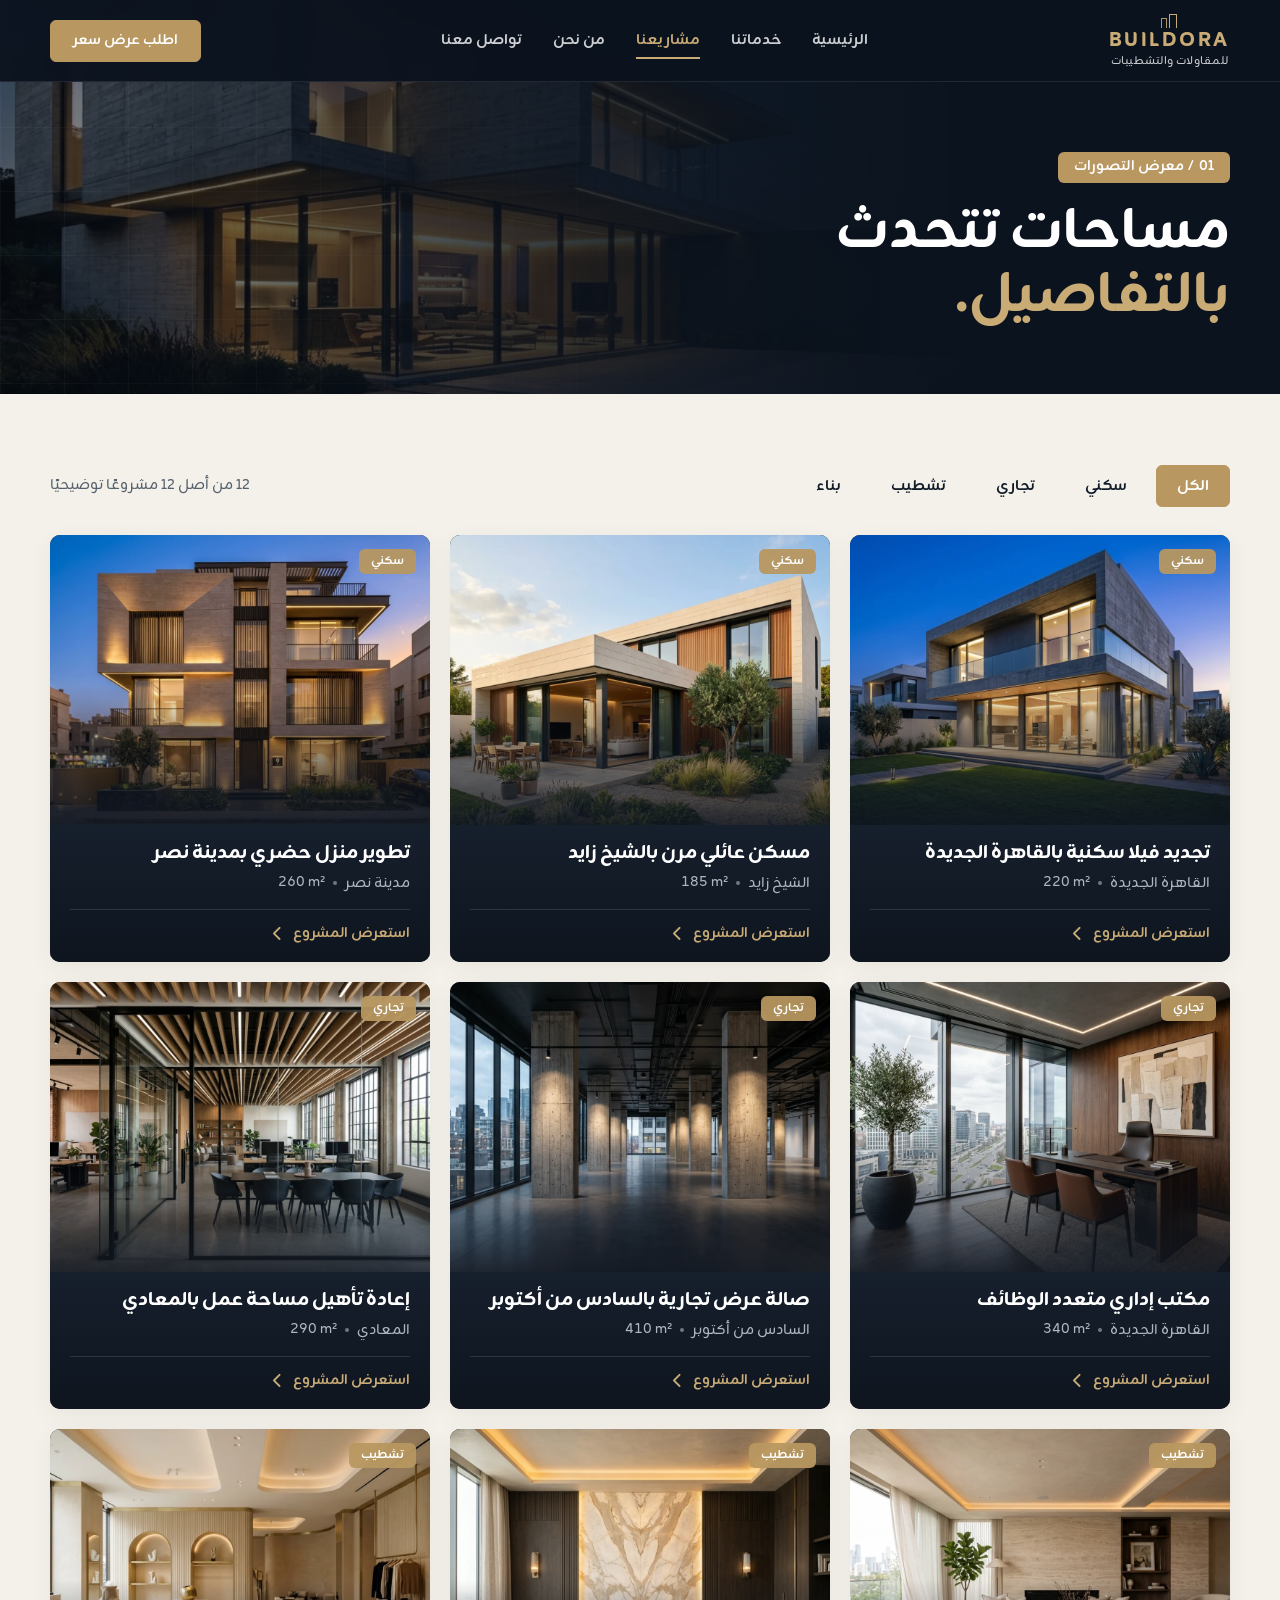
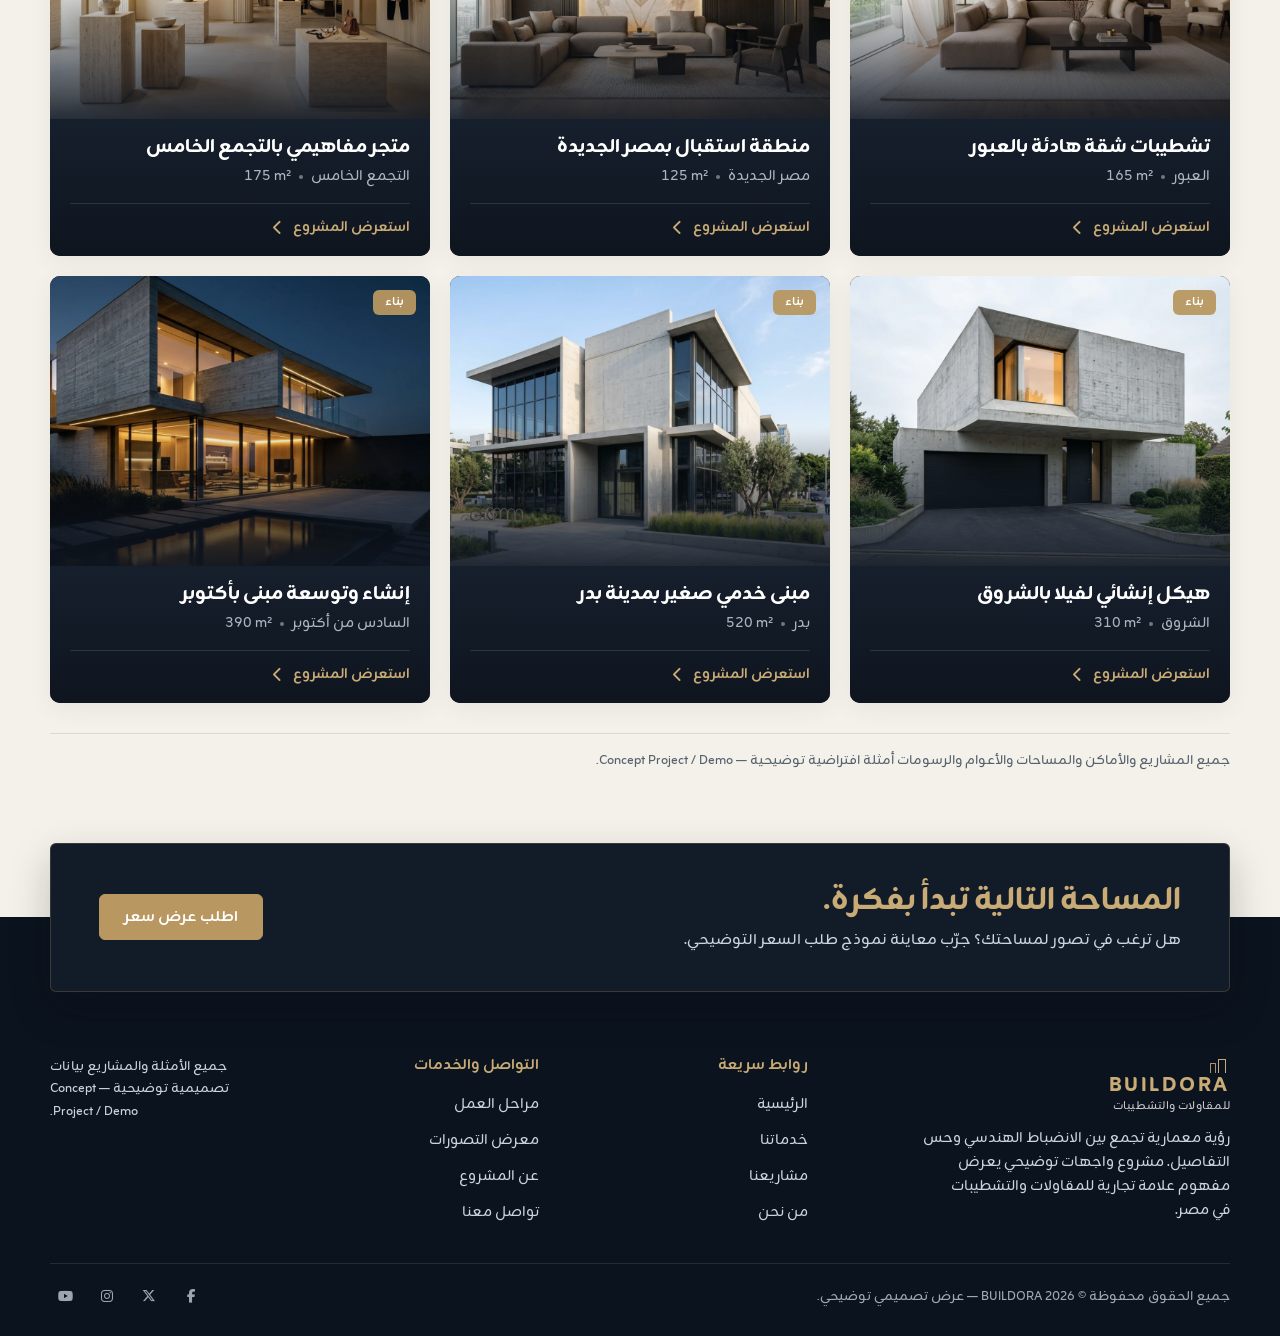
<file: projects.html>
<!doctype html>
<html lang="ar" dir="rtl">
<head>
  <meta charset="utf-8">
  <meta name="viewport" content="width=device-width, initial-scale=1">
  <meta name="theme-color" content="#0B131E">
  <meta name="description" content="استكشف 12 مشروعًا معماريًا افتراضيًا من BUILDORA مع فلاتر سكني وتجاري وتشطيب وبناء.">
  <meta property="og:type" content="website">
  <meta property="og:site_name" content="BUILDORA">
  <meta property="og:locale" content="ar_EG">
  <meta property="og:title" content="المشاريع التوضيحية | BUILDORA">
  <meta property="og:description" content="استكشف 12 مشروعًا معماريًا افتراضيًا من BUILDORA مع فلاتر سكني وتجاري وتشطيب وبناء.">
  <meta name="twitter:card" content="summary">
  <title>المشاريع التوضيحية | BUILDORA</title>
  <link rel="icon" href="favicon.svg" type="image/svg+xml">
  <link rel="preconnect" href="https://fonts.googleapis.com">
  <link rel="preconnect" href="https://fonts.gstatic.com" crossorigin>
  <link rel="preconnect" href="https://cdnjs.cloudflare.com" crossorigin>
  <link href="https://fonts.googleapis.com/css2?family=Zain:wght@200;300;400;700;800;900&amp;display=swap" rel="stylesheet">
  <link href="https://cdnjs.cloudflare.com/ajax/libs/font-awesome/6.7.2/css/all.min.css" rel="stylesheet">
  <link rel="stylesheet" href="assets/css/tokens.css">
  <link rel="stylesheet" href="assets/css/base.css">
  <link rel="stylesheet" href="assets/css/components.css">
  <link rel="stylesheet" href="assets/css/pages.css">
  <link rel="stylesheet" href="assets/css/responsive.css">
  <script type="module" src="assets/js/app.js"></script>
</head>
<body data-page="projects">
  <a class="skip-link" href="#main-content">تخطَّ إلى المحتوى الرئيسي</a>

  <header class="site-header" id="site-header">
    <div class="container site-header__inner">
      <a class="brand" href="index.html" aria-label="BUILDORA — العودة إلى الرئيسية">
        <span class="brand__mark" aria-hidden="true"></span>
        <span class="brand__text" lang="en" dir="ltr">BUILDORA</span>
        <span class="brand__caption">للمقاولات والتشطيبات</span>
      </a>

      <nav class="site-nav" id="primary-navigation" aria-label="التنقل الرئيسي">
        <a class="site-nav__link" href="index.html">الرئيسية</a>
        <a class="site-nav__link" href="services.html">خدماتنا</a>
        <a class="site-nav__link" href="projects.html" aria-current="page">مشاريعنا</a>
        <a class="site-nav__link" href="about.html">من نحن</a>
        <a class="site-nav__link" href="contact.html#quote">تواصل معنا</a>
      </nav>

      <div class="site-header__actions">
        <a class="button button--brass site-header__quote" href="contact.html#quote">اطلب عرض سعر</a>
        <button class="site-header__menu-toggle" id="menu-toggle" type="button" aria-controls="primary-navigation" aria-expanded="false" aria-label="فتح القائمة">
          <i class="fa-solid fa-bars icon" aria-hidden="true"></i>
        </button>
      </div>
    </div>
    <div class="site-header__backdrop" id="navigation-backdrop" aria-hidden="true"></div>
  </header>

  <main id="main-content">
    <section class="inner-hero inner-hero--projects" aria-labelledby="page-title">
      <div class="inner-hero__visual" aria-hidden="true"></div>
      <div class="container inner-hero__inner">
        <span class="hero-pill"><span dir="ltr">01</span> / معرض التصورات</span>
        <h1 id="page-title">مساحات تتحدث<em>بالتفاصيل.</em></h1>
      </div>
    </section>

    <section class="section catalog" aria-label="مكتبة الأعمال التوضيحية">
      <div class="container">
        <div class="catalog__bar">
          <div class="catalog__filters" id="project-filters" role="group" aria-label="فلترة المشروعات حسب نوع العمل">
            <button class="filter-button is-active" type="button" data-category="all" aria-pressed="true">الكل</button>
            <button class="filter-button" type="button" data-category="residential" aria-pressed="false">سكني</button>
            <button class="filter-button" type="button" data-category="commercial" aria-pressed="false">تجاري</button>
            <button class="filter-button" type="button" data-category="finishing" aria-pressed="false">تشطيب</button>
            <button class="filter-button" type="button" data-category="construction" aria-pressed="false">بناء</button>
          </div>
          <p class="catalog__count" id="projects-count" role="status" aria-live="polite">جارٍ تحميل العدد...</p>
        </div>

        <div id="projects-grid" class="project-grid catalog__grid">
          <p class="state-message">جارٍ تحميل المشاريع...</p>
        </div>
        <p class="demo-footnote">جميع المشاريع والأماكن والمساحات والأعوام والرسومات أمثلة افتراضية توضيحية — Concept Project / Demo.</p>
      </div>
    </section>

    <section class="cta-band" aria-labelledby="projects-cta-title">
      <div class="container">
        <div class="cta-band__frame">
          <div>
            <h2 class="cta-band__title" id="projects-cta-title">المساحة التالية تبدأ بفكرة.</h2>
            <p class="cta-band__sub">هل ترغب في تصور لمساحتك؟ جرّب معاينة نموذج طلب السعر التوضيحي.</p>
          </div>
          <div class="cta-band__actions">
            <a class="button button--brass" href="contact.html#quote">اطلب عرض سعر</a>
          </div>
        </div>
      </div>
    </section>
  </main>

  <footer class="site-footer" id="footer">
    <div class="container site-footer__main">
      <div class="site-footer__brand">
        <a class="brand" href="index.html" aria-label="BUILDORA — العودة إلى أعلى الصفحة">
          <span class="brand__mark" aria-hidden="true"></span>
          <span class="brand__text" lang="en" dir="ltr">BUILDORA</span>
          <span class="brand__caption">للمقاولات والتشطيبات</span>
        </a>
        <p class="site-footer__intro">رؤية معمارية تجمع بين الانضباط الهندسي وحس التفاصيل. مشروع واجهات توضيحي يعرض مفهوم علامة تجارية للمقاولات والتشطيبات في مصر.</p>
      </div>
      <div>
        <h2 class="site-footer__heading">روابط سريعة</h2>
        <ul class="site-footer__list">
          <li><a href="index.html">الرئيسية</a></li>
          <li><a href="services.html">خدماتنا</a></li>
          <li><a href="projects.html">مشاريعنا</a></li>
          <li><a href="about.html">من نحن</a></li>
        </ul>
      </div>
      <div>
        <h2 class="site-footer__heading">التواصل والخدمات</h2>
        <ul class="site-footer__list">
          <li><a href="services.html#process">مراحل العمل</a></li>
          <li><a href="projects.html">معرض التصورات</a></li>
          <li><a href="about.html">عن المشروع</a></li>
          <li><a href="contact.html#quote">تواصل معنا</a></li>
        </ul>
      </div>
      <div class="site-footer__cta">
        <p class="site-footer__hint">جميع الأمثلة والمشاريع بيانات تصميمية توضيحية — Concept Project / Demo.</p>
      </div>
    </div>
    <div class="container site-footer__bottom">
      <span>جميع الحقوق محفوظة © 2026 <span lang="en" dir="ltr">BUILDORA</span> — عرض تصميمي توضيحي.</span>
      <ul class="site-footer__socials" aria-label="رموز تواصل توضيحية">
        <li class="site-footer__social-item"><i class="fa-brands fa-facebook-f" aria-hidden="true"></i></li>
        <li class="site-footer__social-item"><i class="fa-brands fa-x-twitter" aria-hidden="true"></i></li>
        <li class="site-footer__social-item"><i class="fa-brands fa-instagram" aria-hidden="true"></i></li>
        <li class="site-footer__social-item"><i class="fa-brands fa-youtube" aria-hidden="true"></i></li>
      </ul>
    </div>
  </footer>
</body>
</html>
</file>
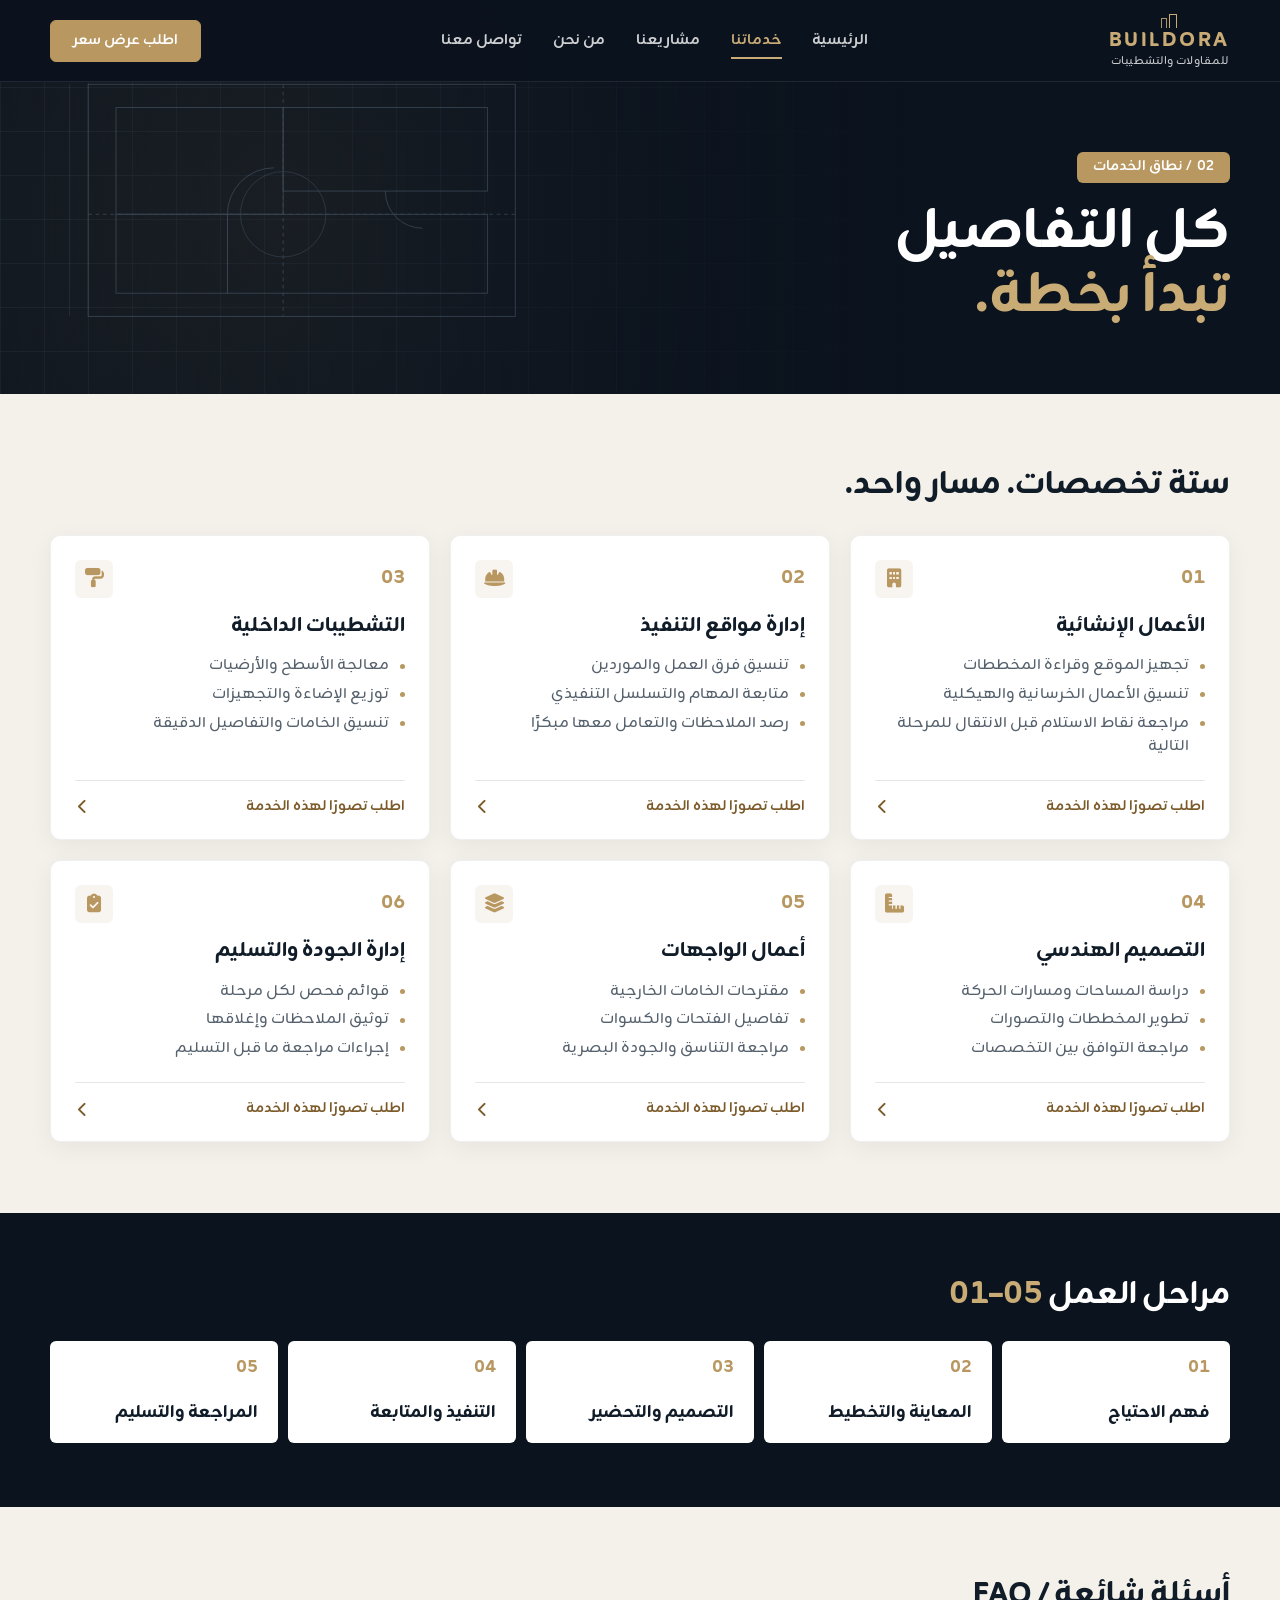
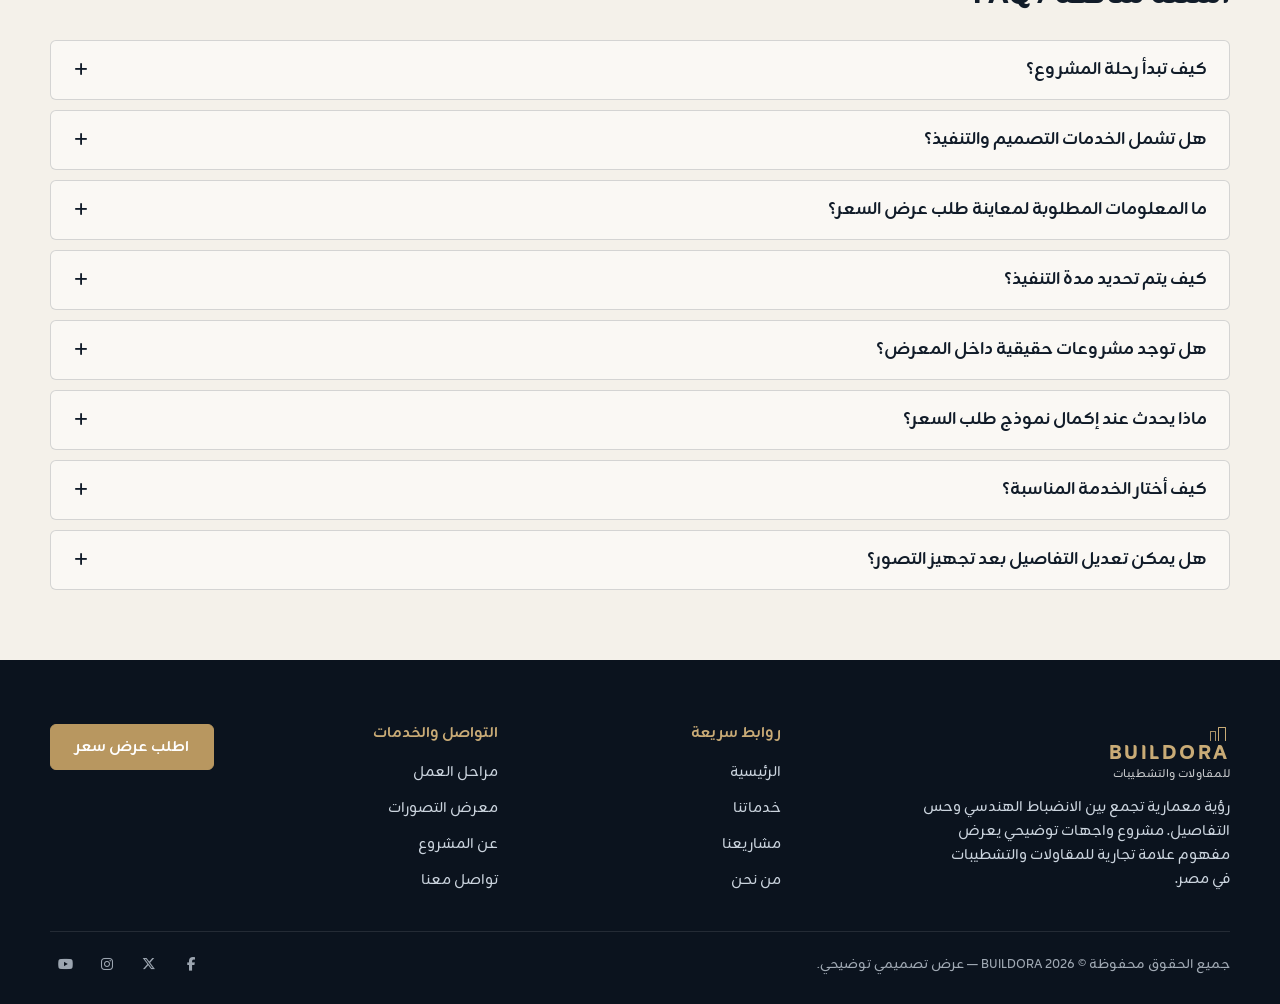
<file: services.html>
<!doctype html>
<html lang="ar" dir="rtl">
<head>
  <meta charset="utf-8">
  <meta name="viewport" content="width=device-width, initial-scale=1">
  <meta name="theme-color" content="#0B131E">
  <meta name="description" content="تفاصيل ست خدمات بناء وتصميم وتشطيبات وإدارة جودة في BUILDORA، مع مراحل العمل وأسئلة شائعة.">
  <meta property="og:type" content="website">
  <meta property="og:site_name" content="BUILDORA">
  <meta property="og:locale" content="ar_EG">
  <meta property="og:title" content="خدماتنا | BUILDORA">
  <meta property="og:description" content="تفاصيل ست خدمات بناء وتصميم وتشطيبات وإدارة جودة في BUILDORA، مع مراحل العمل وأسئلة شائعة.">
  <meta name="twitter:card" content="summary">
  <title>خدماتنا | BUILDORA</title>
  <link rel="icon" href="favicon.svg" type="image/svg+xml">
  <link rel="preconnect" href="https://fonts.googleapis.com">
  <link rel="preconnect" href="https://fonts.gstatic.com" crossorigin>
  <link rel="preconnect" href="https://cdnjs.cloudflare.com" crossorigin>
  <link href="https://fonts.googleapis.com/css2?family=Zain:wght@200;300;400;700;800;900&amp;display=swap" rel="stylesheet">
  <link href="https://cdnjs.cloudflare.com/ajax/libs/font-awesome/6.7.2/css/all.min.css" rel="stylesheet">
  <link rel="stylesheet" href="assets/css/tokens.css">
  <link rel="stylesheet" href="assets/css/base.css">
  <link rel="stylesheet" href="assets/css/components.css">
  <link rel="stylesheet" href="assets/css/pages.css">
  <link rel="stylesheet" href="assets/css/responsive.css">
  <script type="module" src="assets/js/app.js"></script>
</head>
<body data-page="services">
  <a class="skip-link" href="#main-content">تخطَّ إلى المحتوى الرئيسي</a>

  <header class="site-header" id="site-header">
    <div class="container site-header__inner">
      <a class="brand" href="index.html" aria-label="BUILDORA — العودة إلى الرئيسية">
        <span class="brand__mark" aria-hidden="true"></span>
        <span class="brand__text" lang="en" dir="ltr">BUILDORA</span>
        <span class="brand__caption">للمقاولات والتشطيبات</span>
      </a>

      <nav class="site-nav" id="primary-navigation" aria-label="التنقل الرئيسي">
        <a class="site-nav__link" href="index.html">الرئيسية</a>
        <a class="site-nav__link" href="services.html" aria-current="page">خدماتنا</a>
        <a class="site-nav__link" href="projects.html">مشاريعنا</a>
        <a class="site-nav__link" href="about.html">من نحن</a>
        <a class="site-nav__link" href="contact.html#quote">تواصل معنا</a>
      </nav>

      <div class="site-header__actions">
        <a class="button button--brass site-header__quote" href="contact.html#quote">اطلب عرض سعر</a>
        <button class="site-header__menu-toggle" id="menu-toggle" type="button" aria-controls="primary-navigation" aria-expanded="false" aria-label="فتح القائمة">
          <i class="fa-solid fa-bars icon" aria-hidden="true"></i>
        </button>
      </div>
    </div>
    <div class="site-header__backdrop" id="navigation-backdrop" aria-hidden="true"></div>
  </header>

  <main id="main-content">
    <section class="inner-hero inner-hero--blueprint" aria-labelledby="page-title">
      <div class="inner-hero__visual" aria-hidden="true"></div>
      <svg class="inner-hero__blueprint-svg" viewBox="0 0 560 320" fill="none" aria-hidden="true">
        <g stroke="#9DB9D8" stroke-width="1">
          <rect x="40" y="30" width="460" height="250" />
          <rect x="70" y="55" width="180" height="115" />
          <rect x="250" y="55" width="220" height="90" />
          <rect x="70" y="170" width="120" height="85" />
          <rect x="190" y="170" width="280" height="85" />
          <line x1="250" y1="30" x2="250" y2="280" stroke-dasharray="4 4" />
          <line x1="40" y1="170" x2="500" y2="170" stroke-dasharray="4 4" />
          <circle cx="250" cy="170" r="46" stroke-opacity="0.7" />
          <path d="M190 170 A50 50 0 0 1 240 120" />
          <path d="M360 145 A40 40 0 0 0 400 185" />
          <line x1="20" y1="30" x2="20" y2="280" stroke-opacity="0.5" />
          <line x1="40" y1="15" x2="500" y2="15" stroke-opacity="0.5" />
        </g>
      </svg>

      <div class="container inner-hero__inner">
        <span class="hero-pill"><span dir="ltr">02</span> / نطاق الخدمات</span>
        <h1 id="page-title">كل التفاصيل<em>تبدأ بخطة.</em></h1>
      </div>
    </section>

    <section class="section service-catalog" aria-labelledby="services-catalog-title">
      <div class="container">
        <h2 id="services-catalog-title" class="service-catalog__title">ستة تخصصات. مسار واحد.</h2>
        <div class="service-details" id="services-list">
          <p class="state-message">جارٍ تحميل الخدمات...</p>
        </div>
      </div>
    </section>

    <section class="process-band" id="process" aria-labelledby="services-process-title">
      <div class="container">
        <h2 id="services-process-title" class="process-band__title">مراحل العمل <span dir="ltr">01–05</span></h2>
        <div id="process-accordion" class="accordion accordion--process">
          <p class="state-message">جارٍ تحميل المراحل...</p>
        </div>
      </div>
    </section>

    <section class="section faq-section" aria-labelledby="faq-title">
      <div class="container">
        <h2 id="faq-title" class="faq-section__title">أسئلة شائعة / FAQ</h2>
        <div id="faq-accordion" class="accordion">
          <p class="state-message">جارٍ تحميل الأسئلة...</p>
        </div>
      </div>
    </section>
  </main>

  <footer class="site-footer" id="footer">
    <div class="container site-footer__main">
      <div class="site-footer__brand">
        <a class="brand" href="index.html" aria-label="BUILDORA — العودة إلى أعلى الصفحة">
          <span class="brand__mark" aria-hidden="true"></span>
          <span class="brand__text" lang="en" dir="ltr">BUILDORA</span>
          <span class="brand__caption">للمقاولات والتشطيبات</span>
        </a>
        <p class="site-footer__intro">رؤية معمارية تجمع بين الانضباط الهندسي وحس التفاصيل. مشروع واجهات توضيحي يعرض مفهوم علامة تجارية للمقاولات والتشطيبات في مصر.</p>
      </div>
      <div>
        <h2 class="site-footer__heading">روابط سريعة</h2>
        <ul class="site-footer__list">
          <li><a href="index.html">الرئيسية</a></li>
          <li><a href="services.html">خدماتنا</a></li>
          <li><a href="projects.html">مشاريعنا</a></li>
          <li><a href="about.html">من نحن</a></li>
        </ul>
      </div>
      <div>
        <h2 class="site-footer__heading">التواصل والخدمات</h2>
        <ul class="site-footer__list">
          <li><a href="services.html#process">مراحل العمل</a></li>
          <li><a href="projects.html">معرض التصورات</a></li>
          <li><a href="about.html">عن المشروع</a></li>
          <li><a href="contact.html#quote">تواصل معنا</a></li>
        </ul>
      </div>
      <div class="site-footer__cta">
        <a class="button button--brass" href="contact.html#quote">اطلب عرض سعر</a>
      </div>
    </div>
    <div class="container site-footer__bottom">
      <span>جميع الحقوق محفوظة © 2026 <span lang="en" dir="ltr">BUILDORA</span> — عرض تصميمي توضيحي.</span>
      <ul class="site-footer__socials" aria-label="رموز تواصل توضيحية">
        <li class="site-footer__social-item"><i class="fa-brands fa-facebook-f" aria-hidden="true"></i></li>
        <li class="site-footer__social-item"><i class="fa-brands fa-x-twitter" aria-hidden="true"></i></li>
        <li class="site-footer__social-item"><i class="fa-brands fa-instagram" aria-hidden="true"></i></li>
        <li class="site-footer__social-item"><i class="fa-brands fa-youtube" aria-hidden="true"></i></li>
      </ul>
    </div>
  </footer>
</body>
</html>
</file>
<file: assets/css/tokens.css>
/* BUILDORA design tokens — Architectural Luxury Design System. */
:root {
  /* Warm limestone & ivory light foundations */
  --bg-page: #f4f1ea;
  --bg-surface: #ffffff;
  --bg-subtle: #ebe6dc;
  --bg-faq: #faf8f4;

  /* Deep architectural navy palette */
  --brand-navy: #121c29;
  --brand-navy-deep: #0b131e;
  --brand-navy-elevated: #192636;
  --brand-card-dark: #101722;

  /* Antique champagne brass accent */
  --accent-brass: #b89760;
  --accent-brass-light: #c9ab76;
  --accent-brass-hover: #9f7f49;
  --accent-brass-soft: rgba(184, 151, 96, 0.14);
  --accent-brass-border: rgba(184, 151, 96, 0.34);

  /* Semantic surfaces and text */
  --text-primary: #111c29;
  --text-muted: #55616d;
  --text-inverse: #ffffff;
  --text-inverse-muted: #cbd4de;
  --text-brass-on-light: #7c5a2a;
  --surface-brass-soft: #efe4d2;
  --border-hairline: rgba(17, 28, 41, 0.11);
  --border-inverse: rgba(255, 255, 255, 0.16);
  --focus-strong: #121c29;
  --focus-inverse: #ffffff;
  --status-error: #99333b;
  --status-success: #216347;

  /* Zain is the sole UI family for Arabic, Latin text and numeric headings. */
  --font-display: 'Zain', system-ui, sans-serif;
  --font-body: 'Zain', system-ui, sans-serif;
  --font-ar: 'Zain', system-ui, sans-serif;
  --font-weight-regular: 400;
  --font-weight-medium: 500;
  --font-weight-semibold: 600;
  --font-weight-bold: 700;
  --font-weight-extrabold: 800;

  --fs-h1: clamp(2.35rem, 4.6vw, 3.9rem);
  --fs-h2: clamp(1.55rem, 2.6vw, 2.25rem);
  --fs-h3: clamp(1.1rem, 1.5vw, 1.32rem);
  --fs-body: 1rem;
  --fs-small: clamp(0.875rem, 0.85rem + 0.12vw, 0.95rem);
  --fs-lead: clamp(1.05rem, 1rem + 0.25vw, 1.22rem);
  --fs-stat: clamp(1.6rem, 2.4vw, 2.1rem);

  --line-height-h1: 1.16;
  --line-height-h2: 1.25;
  --line-height-h3: 1.35;
  --line-height-body-ar: 1.72;
  --line-height-body-en: 1.6;

  /* Four-point spacing scale */
  --space-1: 4px;
  --space-2: 8px;
  --space-3: 12px;
  --space-4: 16px;
  --space-6: 24px;
  --space-8: 32px;
  --space-12: 48px;
  --space-16: 64px;
  --space-20: 80px;
  --space-24: 96px;
  --space-28: 112px;
  --section-space: clamp(3.25rem, 5.5vw, 4.75rem);
  --container-max: 1180px;
  --page-gutter: clamp(1rem, 3vw, 2.25rem);
  --grid-gap: clamp(1rem, 2vw, 1.5rem);

  /* Refined architectural geometry */
  --radius-sm: 4px;
  --radius-md: 6px;
  --radius-lg: 10px;
  --border-width: 1px;
  --control-min-height: 46px;
  --button-min-height: 44px;
  --header-height: 82px;
  --header-height-mobile: 66px;
  --icon-sm: 15px;
  --icon-md: 19px;
  --icon-lg: 24px;

  /* Subtle elevation & smooth transitions */
  --shadow-card: 0 6px 24px rgba(11, 19, 30, 0.055);
  --shadow-card-hover: 0 12px 32px rgba(11, 19, 30, 0.11);
  --shadow-header: 0 8px 28px rgba(7, 12, 20, 0.28);
  --duration-fast: 160ms;
  --duration-normal: 240ms;
  --duration-image: 420ms;
  --ease-architectural: cubic-bezier(0.22, 1, 0.36, 1);
  --focus-ring-width: 3px;
  --focus-ring-offset: 3px;
  --z-base: 0;
  --z-sticky-header: 20;
  --z-mobile-menu: 30;
  --z-dialog-backdrop: 90;
  --z-dialog: 100;
}

/* Device widths for acceptance tests: 1440, 1366, 1200, 1024, 992,
   768, 576, 480, 375 and 330px. These are not all required breakpoints. */
</file>
<file: assets/css/base.css>
/* Document reset and accessible, direction-aware defaults. */
*,
*::before,
*::after {
  box-sizing: border-box;
}

html {
  scroll-behavior: smooth;
  scroll-padding-top: calc(var(--header-height) + 24px);
}

body {
  min-width: 320px;
  margin: 0;
  color: var(--text-primary);
  background: var(--bg-page);
  font-family: var(--font-body);
  font-size: var(--fs-body);
  font-weight: var(--font-weight-regular);
  line-height: var(--line-height-body-ar);
  -webkit-font-smoothing: antialiased;
  text-rendering: optimizeLegibility;
}

:lang(en) {
  line-height: var(--line-height-body-en);
}

h1,
h2,
h3,
h4,
p,
figure,
blockquote,
ol,
ul {
  margin: 0;
}

h1,
h2,
h3,
h4 {
  font-family: var(--font-display);
  font-weight: var(--font-weight-bold);
  text-wrap: balance;
}

h1 { font-size: var(--fs-h1); line-height: var(--line-height-h1); }
h2 { font-size: var(--fs-h2); line-height: var(--line-height-h2); }
h3 { font-size: var(--fs-h3); line-height: var(--line-height-h3); }

p { text-wrap: pretty; }

ul,
ol { padding: 0; }

img,
picture,
svg,
video {
  display: block;
  max-width: 100%;
}

img { height: auto; }

a {
  color: inherit;
  text-decoration: none;
}

button,
input,
select,
textarea {
  font: inherit;
}

button { cursor: pointer; }

button,
a,
input,
select,
textarea { -webkit-tap-highlight-color: transparent; }

:focus-visible {
  outline: var(--focus-ring-width) solid var(--focus-strong);
  outline-offset: var(--focus-ring-offset);
}

::selection {
  color: var(--brand-navy-deep);
  background: var(--accent-brass);
}

[hidden] { display: none !important; }

.container {
  width: min(var(--container-max), calc(100% - 2 * var(--page-gutter)));
  margin-inline: auto;
}

.section { padding-block: var(--section-space); }

.sr-only {
  position: absolute !important;
  width: 1px !important;
  height: 1px !important;
  overflow: hidden !important;
  white-space: nowrap !important;
  clip: rect(0, 0, 0, 0) !important;
  clip-path: inset(50%) !important;
  border: 0 !important;
  padding: 0 !important;
  margin: -1px !important;
}

.skip-link {
  position: fixed;
  z-index: calc(var(--z-dialog) + 1);
  inset-block-start: 12px;
  inset-inline-start: 12px;
  padding: 10px 18px;
  background: var(--bg-surface);
  color: var(--brand-navy);
  border: 2px solid var(--accent-brass);
  border-radius: var(--radius-sm);
  transform: translateY(-170%);
}

.skip-link:focus { transform: translateY(0); }

html.no-scroll,
body.no-scroll { overflow: hidden; }

@media (prefers-reduced-motion: reduce) {
  html { scroll-behavior: auto; }
  *,
  *::before,
  *::after {
    animation-duration: 0.01ms !important;
    animation-iteration-count: 1 !important;
    transition-duration: 0.01ms !important;
  }
}
</file>
<file: assets/css/components.css>
/* Shared buttons, navigation, architectural brand lockup, badges and footer. */
.icon {
  display: inline-flex;
  align-items: center;
  justify-content: center;
  width: var(--icon-md);
  height: var(--icon-md);
  flex: 0 0 auto;
  font-size: var(--icon-md);
  line-height: 1;
  vertical-align: middle;
}

.icon--sm { width: var(--icon-sm); height: var(--icon-sm); font-size: var(--icon-sm); }
.icon--lg { width: var(--icon-lg); height: var(--icon-lg); font-size: var(--icon-lg); }

.text-brass { color: var(--accent-brass-light); }

.eyebrow {
  display: inline-flex;
  align-items: center;
  gap: 10px;
  color: var(--text-brass-on-light);
  font-size: 0.92rem;
  font-weight: 700;
  line-height: 1.45;
  letter-spacing: 0.015em;
}

.eyebrow--light { color: var(--accent-brass-light); }

/* Numbered section tag used across Home and inner sections: [02] / Title */
.section-tag {
  display: flex;
  align-items: center;
  gap: 10px;
  margin-block-end: 28px;
}

.section-tag__num {
  display: inline-flex;
  align-items: center;
  justify-content: center;
  min-width: 34px;
  height: 30px;
  padding-inline: 8px;
  background: var(--accent-brass);
  color: #ffffff;
  border-radius: var(--radius-md);
  font-family: var(--font-display);
  font-size: 0.95rem;
  font-weight: 700;
  line-height: 1;
  font-variant-numeric: tabular-nums;
}

.section-tag__slash {
  color: var(--accent-brass);
  font-weight: 700;
  font-size: 1.25rem;
  line-height: 1;
}

.section-tag__title {
  font-size: clamp(1.35rem, 2.2vw, 1.75rem);
  font-weight: 800;
  color: var(--text-primary);
  line-height: 1.25;
}

/* Solid brass hero badge pill: [ 02 / نطاق الخدمات ] */
.hero-pill {
  display: inline-flex;
  align-items: center;
  gap: 6px;
  margin-block-end: 18px;
  padding: 6px 16px;
  background: var(--accent-brass);
  color: #ffffff;
  border-radius: var(--radius-md);
  font-size: 0.88rem;
  font-weight: 700;
  line-height: 1.3;
  letter-spacing: 0.01em;
}

.section-heading { max-width: 720px; }
.section-heading__title { margin-block: 10px 14px; }
.section-heading__body { color: var(--text-muted); max-width: 600px; }

/* Buttons — radius kept <= 8px for architectural crispness */
.button {
  display: inline-flex;
  align-items: center;
  justify-content: center;
  gap: 10px;
  min-height: 46px;
  padding: 11px 24px;
  border: 1px solid transparent;
  border-radius: var(--radius-md);
  font-weight: 700;
  font-size: 0.95rem;
  line-height: 1.35;
  text-align: center;
  transition: background var(--duration-normal), color var(--duration-normal), border-color var(--duration-normal), transform var(--duration-normal), box-shadow var(--duration-normal);
}

.button .icon { transition: transform var(--duration-normal); }
.button:hover .icon { transform: translateX(-3px); }

.button--brass {
  background: var(--accent-brass);
  color: #ffffff;
  border-color: var(--accent-brass);
}
.button--brass:hover {
  background: var(--accent-brass-hover);
  border-color: var(--accent-brass-hover);
  color: #ffffff;
  transform: translateY(-1px);
  box-shadow: 0 6px 18px rgba(184, 151, 96, 0.25);
}

.button--outline-light {
  background: rgba(11, 19, 30, 0.45);
  color: #ffffff;
  border-color: rgba(255, 255, 255, 0.42);
}
.button--outline-light:hover {
  background: rgba(255, 255, 255, 0.1);
  border-color: #ffffff;
}

.button--outline-dark {
  background: transparent;
  color: var(--brand-navy);
  border-color: rgba(17, 28, 41, 0.35);
}
.button--outline-dark:hover {
  background: var(--brand-navy);
  color: #ffffff;
  border-color: var(--brand-navy);
}

.button--text {
  padding-inline: 0;
  min-height: 40px;
  border: 0;
  background: transparent;
  color: var(--text-brass-on-light);
  font-size: 0.9rem;
}
.button--text:hover { color: var(--brand-navy); }

/* Brand lockup — architectural stacked crest matching mockups */
.brand {
  display: inline-flex;
  flex-direction: column;
  align-items: center;
  justify-content: center;
  gap: 2px;
  min-width: 0;
  color: #ffffff;
  text-align: center;
}

.brand__crest {
  display: inline-flex;
  flex-direction: column;
  align-items: center;
  gap: 2px;
}

.brand__mark {
  position: relative;
  display: inline-flex;
  align-items: flex-end;
  justify-content: center;
  gap: 2px;
  width: 24px;
  height: 15px;
  flex: 0 0 auto;
}

.brand__mark::before,
.brand__mark::after {
  content: '';
  display: block;
  border: 1.5px solid var(--accent-brass-light);
  border-bottom: 0;
}

.brand__mark::before {
  width: 8px;
  height: 14px;
  border-radius: 1px 1px 0 0;
}

.brand__mark::after {
  width: 6px;
  height: 10px;
  border-radius: 1px 1px 0 0;
  opacity: 0.85;
}

.brand__text {
  display: block;
  font-family: var(--font-display);
  font-size: 1.32rem;
  font-weight: 800;
  line-height: 1;
  letter-spacing: 0.12em;
  color: var(--accent-brass-light);
}

.brand__caption {
  display: block;
  margin-block-start: 2px;
  color: rgba(255, 255, 255, 0.78);
  font-family: var(--font-ar);
  font-size: 0.7rem;
  font-weight: 500;
  letter-spacing: 0.02em;
  line-height: 1.2;
}

/* Site Header */
.site-header {
  position: fixed;
  z-index: var(--z-sticky-header);
  inset: 0 0 auto;
  height: var(--header-height);
  border-block-end: 1px solid rgba(255, 255, 255, 0.09);
  background: rgba(11, 19, 30, 0.94);
  backdrop-filter: blur(10px);
  color: #ffffff;
  transition: background var(--duration-normal), box-shadow var(--duration-normal), height var(--duration-normal), border-color var(--duration-normal);
}

.site-header--scrolled,
.site-header--menu-open {
  background: var(--brand-navy-deep);
  border-color: rgba(255, 255, 255, 0.12);
  box-shadow: var(--shadow-header);
}

.site-header__inner {
  display: grid;
  grid-template-columns: auto 1fr auto;
  align-items: center;
  gap: 24px;
  height: 100%;
}

.site-nav {
  display: flex;
  align-items: center;
  justify-content: center;
  gap: clamp(16px, 2.4vw, 34px);
}

.site-nav__link {
  position: relative;
  display: inline-flex;
  min-height: 44px;
  align-items: center;
  color: rgba(255, 255, 255, 0.8);
  font-size: 0.96rem;
  font-weight: 600;
  white-space: nowrap;
  transition: color var(--duration-fast);
}

.site-nav__link:hover,
.site-nav__link[aria-current="page"] {
  color: var(--accent-brass-light);
}

.site-nav__link::after {
  content: '';
  position: absolute;
  inset-inline: 0;
  inset-block-end: 4px;
  height: 2px;
  background: var(--accent-brass-light);
  transform: scaleX(0);
  transform-origin: center;
  transition: transform var(--duration-normal) var(--ease-architectural);
}

.site-nav__link:hover::after,
.site-nav__link[aria-current="page"]::after {
  transform: scaleX(1);
}

.site-header__actions {
  display: flex;
  align-items: center;
  gap: 12px;
}

.site-header__quote {
  min-height: 42px;
  padding: 9px 22px;
  font-size: 0.9rem;
}

.site-header__menu-toggle {
  display: none;
  align-items: center;
  justify-content: center;
  width: 44px;
  height: 44px;
  padding: 0;
  border: 1px solid rgba(255, 255, 255, 0.34);
  border-radius: var(--radius-md);
  color: #ffffff;
  background: transparent;
}

.site-header__menu-toggle .icon { width: 22px; height: 22px; }
.site-header__backdrop { display: none; }

.meta-line {
  display: flex;
  flex-wrap: wrap;
  align-items: center;
  gap: 8px;
  font-size: 0.88rem;
  line-height: 1.4;
}

.meta-line__divider {
  width: 4px;
  height: 4px;
  border-radius: 50%;
  background: currentColor;
  opacity: 0.6;
}

/* Framed Dark CTA Banner (overlapping cream -> footer transition) */
.cta-band {
  position: relative;
  padding-block: 0;
  background: linear-gradient(180deg, var(--bg-page) 50%, var(--brand-navy-deep) 50%);
}

.cta-band__frame {
  display: flex;
  align-items: center;
  justify-content: space-between;
  gap: 28px;
  padding: clamp(24px, 3.4vw, 38px) clamp(24px, 4vw, 48px);
  background: var(--brand-navy);
  border: 1px solid rgba(184, 151, 96, 0.24);
  border-radius: var(--radius-md);
  color: #ffffff;
  box-shadow: 0 16px 40px rgba(7, 12, 20, 0.22);
}

.cta-band__title {
  font-size: clamp(1.35rem, 2.4vw, 1.95rem);
  font-weight: 800;
  color: var(--accent-brass-light);
  line-height: 1.3;
}

.cta-band__sub {
  margin-block-start: 6px;
  color: var(--text-inverse-muted);
  font-size: 0.92rem;
}

.cta-band__actions {
  display: flex;
  flex-direction: column;
  align-items: flex-end;
  gap: 6px;
  flex: 0 0 auto;
}

.cta-band__note {
  color: var(--text-inverse-muted);
  font-size: 0.74rem;
}

/* Site Footer */
.site-footer {
  background: var(--brand-navy-deep);
  color: #ffffff;
}

.site-footer__main {
  display: grid;
  grid-template-columns: 1.4fr 0.8fr 0.8fr auto;
  align-items: start;
  gap: clamp(28px, 5vw, 64px);
  padding-block: clamp(44px, 5vw, 64px) 36px;
}

.site-footer__brand .brand {
  align-items: flex-start;
  text-align: start;
  margin-block-end: 14px;
}

.site-footer__intro {
  max-width: 310px;
  color: var(--text-inverse-muted);
  font-size: 0.88rem;
  line-height: 1.7;
}

.site-footer__heading {
  margin-block-end: 14px;
  color: var(--accent-brass-light);
  font-size: 0.95rem;
  font-weight: 700;
}

.site-footer__list {
  display: grid;
  gap: 6px;
  list-style: none;
}

.site-footer__list a {
  display: inline-flex;
  min-height: 30px;
  align-items: center;
  gap: 8px;
  color: var(--text-inverse-muted);
  font-size: 0.9rem;
  transition: color var(--duration-fast);
}

.site-footer__list a:hover { color: var(--accent-brass-light); }

.site-footer__cta {
  display: flex;
  flex-direction: column;
  align-items: flex-end;
  gap: 10px;
}

.site-footer__hint {
  color: var(--text-inverse-muted);
  font-size: 0.82rem;
  max-width: 220px;
  text-align: end;
}

.site-footer__bottom {
  display: flex;
  justify-content: space-between;
  align-items: center;
  flex-wrap: wrap;
  gap: 16px;
  padding-block: 18px 24px;
  border-block-start: 1px solid rgba(255, 255, 255, 0.1);
  color: rgba(203, 212, 222, 0.78);
  font-size: 0.82rem;
}

.site-footer__socials {
  display: inline-flex;
  align-items: center;
  gap: 12px;
  list-style: none;
}

.site-footer__social-item {
  display: inline-flex;
  align-items: center;
  justify-content: center;
  width: 30px;
  height: 30px;
  border-radius: var(--radius-sm);
  color: rgba(203, 212, 222, 0.76);
  font-size: 0.85rem;
  transition: color var(--duration-fast), background var(--duration-fast);
}

.site-footer__social-item:hover {
  color: var(--accent-brass-light);
  background: rgba(255, 255, 255, 0.06);
}

/* Minimal centered footer variant (Contact page mockup 5) */
.site-footer--minimal .site-footer__center {
  display: flex;
  flex-direction: column;
  align-items: center;
  justify-content: center;
  padding-block: 42px 30px;
  text-align: center;
}

.decorative-rule { height: 1px; background: var(--border-hairline); }

/* Strong focus indicators for dark components */
.site-header :focus-visible,
.site-footer :focus-visible,
.hero :focus-visible,
.cta-band :focus-visible,
.process-band :focus-visible,
.values-band :focus-visible,
.contact-info-card :focus-visible {
  outline-color: var(--accent-brass-light);
}

.inner-hero :focus-visible,
.inline-cta :focus-visible,
.lightbox :focus-visible {
  outline-color: var(--focus-inverse);
}
</file>
<file: assets/css/pages.css>
/* BUILDORA page layouts — matched to the 5 architectural luxury mockups. */

/* ==========================================================================
   HOME: HERO + FRAMED STATS + SERVICES + OVERLAY PROJECTS + TIMELINE
   ========================================================================== */
.hero {
  position: relative;
  display: flex;
  flex-direction: column;
  justify-content: space-between;
  padding-block-start: var(--header-height);
  isolation: isolate;
  overflow: hidden;
  background: var(--brand-navy-deep);
  color: #ffffff;
}

.hero__media,
.hero__overlay {
  position: absolute;
  inset: 0;
  pointer-events: none;
}

.hero__media { z-index: -2; }
.hero__media img {
  width: 100%;
  height: 100%;
  object-fit: cover;
  object-position: left center;
}

.hero__overlay {
  z-index: -1;
  background:
    linear-gradient(270deg, #0b131e 0%, rgba(11, 19, 30, 0.94) 30%, rgba(11, 19, 30, 0.58) 54%, rgba(11, 19, 30, 0.14) 82%, rgba(11, 19, 30, 0.22) 100%),
    linear-gradient(180deg, rgba(11, 19, 30, 0.65) 0%, transparent 24%, rgba(11, 19, 30, 0.6) 80%, #0b131e 100%);
}

.hero__content {
  position: relative;
  padding-block: clamp(68px, 7.5vw, 118px) clamp(44px, 5vw, 72px);
}

.hero__body {
  max-width: 560px;
}

.hero__title {
  font-size: clamp(2.65rem, 5.2vw, 4.25rem);
  font-weight: 800;
  line-height: 1.12;
  letter-spacing: -0.02em;
  color: #ffffff;
}

.hero__title em {
  display: block;
  margin-block-start: 4px;
  color: var(--accent-brass-light);
  font-style: normal;
}

.hero__lead {
  max-width: 480px;
  margin-block: 18px 28px;
  color: var(--text-inverse-muted);
  font-size: var(--fs-lead);
  line-height: 1.75;
}

.hero__actions {
  display: flex;
  flex-wrap: wrap;
  gap: 14px;
  margin-block-start: 28px;
}

.hero__actions .button {
  min-width: 175px;
}

/* Overview Strip — Framed dark stat bar directly below hero */
.overview-strip {
  background: var(--brand-navy-deep);
  color: #ffffff;
  padding-block: 0 34px;
}

.overview-strip__frame {
  border: 1px solid rgba(184, 151, 96, 0.34);
  border-radius: var(--radius-lg);
  background: rgba(18, 28, 41, 0.55);
}

.overview-strip__inner {
  display: grid;
  grid-template-columns: repeat(3, minmax(0, 1fr));
  padding-block: 18px;
}

.overview-strip__item {
  display: flex;
  align-items: center;
  justify-content: center;
  gap: 12px;
  padding-inline: clamp(12px, 2.5vw, 28px);
  border-inline-end: 1px solid rgba(255, 255, 255, 0.16);
}

.overview-strip__item:last-child {
  border-inline-end: 0;
}

.overview-strip__value {
  font-family: var(--font-display);
  font-size: var(--fs-stat);
  font-weight: 800;
  line-height: 1;
  color: var(--accent-brass-light);
  font-variant-numeric: tabular-nums;
  direction: ltr;
}

.overview-strip__label {
  font-size: clamp(0.95rem, 1.3vw, 1.12rem);
  font-weight: 700;
  color: #ffffff;
  line-height: 1.3;
}

/* Home Services Grid — 02 / ما الذي نقدمه */
.services {
  background: var(--bg-page);
  padding-block: clamp(44px, 5vw, 68px) clamp(28px, 3.5vw, 44px);
}

.services__grid {
  display: grid;
  grid-template-columns: repeat(3, minmax(0, 1fr));
  gap: 18px;
}

.service-card {
  display: flex;
  flex-direction: column;
  padding: 22px 24px;
  background: var(--bg-surface);
  border: 1px solid rgba(17, 28, 41, 0.06);
  border-radius: var(--radius-lg);
  box-shadow: var(--shadow-card);
  transition: transform var(--duration-normal) var(--ease-architectural), box-shadow var(--duration-normal), border-color var(--duration-normal);
}

.service-card:hover {
  transform: translateY(-3px);
  box-shadow: var(--shadow-card-hover);
  border-color: var(--accent-brass-border);
}

.service-card__top {
  display: flex;
  align-items: flex-start;
  justify-content: space-between;
  gap: 14px;
  margin-block-end: 12px;
}

.service-card__number {
  font-family: var(--font-display);
  font-size: 1.45rem;
  font-weight: 800;
  line-height: 1;
  color: var(--accent-brass);
  font-variant-numeric: tabular-nums;
}

.service-card__symbol {
  display: inline-flex;
  align-items: center;
  justify-content: center;
  width: 40px;
  height: 40px;
  color: var(--accent-brass);
  border-radius: var(--radius-md);
  background: rgba(184, 151, 96, 0.09);
}

.service-card__symbol .icon {
  width: 22px;
  height: 22px;
  font-size: 22px;
}

.service-card h3 {
  margin-block-end: 6px;
  font-size: 1.18rem;
  font-weight: 800;
  color: var(--text-primary);
}

.service-card p {
  color: var(--text-muted);
  font-size: 0.9rem;
  line-height: 1.65;
}

.service-card__link {
  display: flex;
  flex-direction: column;
  height: 100%;
}

/* Featured Projects on Home — 03 / مختارات من الأعمال */
.projects {
  background: var(--bg-page);
  padding-block: clamp(28px, 3.5vw, 44px);
}

.project-grid {
  display: grid;
  grid-template-columns: repeat(3, minmax(0, 1fr));
  gap: 20px;
}

/* Home Overlay Photo Card (Mockup 1) */
.project-card--overlay {
  position: relative;
  border-radius: var(--radius-lg);
  overflow: hidden;
  background: var(--brand-card-dark);
  box-shadow: var(--shadow-card);
  aspect-ratio: 4 / 3.85;
}

.project-card--overlay > a {
  position: relative;
  display: block;
  width: 100%;
  height: 100%;
}

.project-card--overlay img {
  width: 100%;
  height: 100%;
  object-fit: cover;
  transition: transform var(--duration-image) var(--ease-architectural);
}

.project-card--overlay:hover img {
  transform: scale(1.05);
}

.project-card--overlay::after {
  content: '';
  position: absolute;
  inset: 0;
  background: linear-gradient(180deg, rgba(11, 19, 30, 0.04) 36%, rgba(11, 19, 30, 0.72) 72%, rgba(11, 19, 30, 0.96) 100%);
  pointer-events: none;
}

.project-card__badge {
  position: absolute;
  z-index: 2;
  inset-block-start: 14px;
  inset-inline-start: 14px;
  padding: 4px 12px;
  background: rgba(184, 151, 96, 0.94);
  color: #ffffff;
  border-radius: var(--radius-md);
  font-size: 0.78rem;
  font-weight: 700;
  line-height: 1.35;
}

.project-card--overlay__content {
  position: absolute;
  z-index: 2;
  inset-inline: 18px;
  inset-block-end: 16px;
  color: #ffffff;
}

.project-card--overlay__content h3 {
  font-size: 1.25rem;
  font-weight: 800;
  color: #ffffff;
  margin-block-end: 4px;
}

.project-card--overlay__content .project-card__meta {
  color: rgba(255, 255, 255, 0.8);
  font-size: 0.88rem;
}

/* Projects Catalog Dark-Bottom Card (Mockup 3 & Related Projects) */
.project-card {
  min-width: 0;
  display: flex;
  flex-direction: column;
  border-radius: var(--radius-lg);
  overflow: hidden;
  background: var(--brand-card-dark);
  color: #ffffff;
  box-shadow: var(--shadow-card);
  transition: transform var(--duration-normal) var(--ease-architectural), box-shadow var(--duration-normal);
}

.project-card:hover {
  transform: translateY(-4px);
  box-shadow: var(--shadow-card-hover);
}

.project-card__image {
  position: relative;
  display: block;
  aspect-ratio: 4 / 3.05;
  overflow: hidden;
  background: var(--brand-navy);
}

.project-card__image::after {
  content: '';
  position: absolute;
  inset: 0;
  background: linear-gradient(180deg, transparent 52%, rgba(16, 23, 34, 0.88) 100%);
  pointer-events: none;
}

.project-card__image img {
  width: 100%;
  height: 100%;
  object-fit: cover;
  transition: transform var(--duration-image) var(--ease-architectural);
}

.project-card:hover .project-card__image img {
  transform: scale(1.05);
}

.project-card__category {
  position: absolute;
  z-index: 2;
  inset-block-start: 14px;
  inset-inline-start: 14px;
  padding: 4px 12px;
  background: rgba(184, 151, 96, 0.94);
  color: #ffffff;
  border-radius: var(--radius-md);
  font-size: 0.78rem;
  font-weight: 700;
  line-height: 1.35;
}

.project-card__body {
  display: flex;
  flex-direction: column;
  flex: 1 1 auto;
  padding: 16px 20px 16px;
  background: linear-gradient(180deg, #161f2c 0%, #0e151f 100%);
}

.project-card__body h3 {
  margin-block-end: 6px;
  font-size: 1.18rem;
  font-weight: 800;
  color: #ffffff;
}

.project-card__body h3 a:hover {
  color: var(--accent-brass-light);
}

.project-card__meta {
  color: rgba(203, 212, 222, 0.84);
  margin-block-end: 14px;
}

.project-card__foot {
  display: inline-flex;
  align-items: center;
  gap: 8px;
  margin-block-start: auto;
  padding-block-start: 12px;
  border-block-start: 1px solid rgba(255, 255, 255, 0.12);
  color: var(--accent-brass-light);
  font-size: 0.88rem;
  font-weight: 700;
  transition: color var(--duration-fast);
}

.project-card__foot:hover {
  color: #ffffff;
}

/* Home Horizontal 5-Step Process Timeline — 04 / خطوات مدروسة */
.process-home {
  background: var(--bg-page);
  padding-block: clamp(28px, 3.5vw, 44px) clamp(44px, 5vw, 64px);
}

.process-timeline {
  display: grid;
  grid-template-columns: repeat(5, minmax(0, 1fr));
  gap: 16px;
  list-style: none;
}

.process-step {
  position: relative;
  min-width: 0;
}

.process-step__head {
  display: flex;
  align-items: center;
  gap: 6px;
  margin-block-end: 8px;
}

.process-step__num {
  font-family: var(--font-display);
  font-size: 1.15rem;
  font-weight: 800;
  color: var(--accent-brass);
  font-variant-numeric: tabular-nums;
  flex: 0 0 auto;
}

.process-step__title {
  font-size: 1.08rem;
  font-weight: 800;
  color: var(--text-primary);
  white-space: nowrap;
}

.process-step__connector {
  position: relative;
  flex: 1 1 auto;
  height: 2px;
  margin-inline-start: 6px;
  border-block-end: 1.5px dotted rgba(184, 151, 96, 0.78);
}

.process-step__connector::after {
  content: '';
  position: absolute;
  inset-inline-end: -2px;
  top: 50%;
  width: 0;
  height: 0;
  border-block: 4px solid transparent;
  border-inline-end: 6px solid var(--accent-brass);
  transform: translateY(-42%);
}

.process-step:last-child .process-step__connector {
  display: none;
}

.process-step p {
  color: var(--text-muted);
  font-size: 0.86rem;
  line-height: 1.6;
}

/* ==========================================================================
   INNER HEROES (Services, Projects, About, Contact, Project Detail)
   ========================================================================== */
.inner-hero {
  position: relative;
  isolation: isolate;
  overflow: hidden;
  padding-block-start: var(--header-height);
  background: var(--brand-navy-deep);
  color: var(--text-inverse);
}

.inner-hero__visual {
  position: absolute;
  z-index: -2;
  inset: 0;
  pointer-events: none;
}

/* Blueprint architectural wireframe hero (Services Mockup 2) */
.inner-hero--blueprint .inner-hero__visual {
  background-color: var(--brand-navy-deep);
  background-image:
    linear-gradient(270deg, #0b131e 28%, rgba(11, 19, 30, 0.5) 68%, rgba(11, 19, 30, 0.25) 100%),
    linear-gradient(90deg, rgba(164, 192, 224, 0.08) 1px, transparent 1px),
    linear-gradient(0deg, rgba(164, 192, 224, 0.08) 1px, transparent 1px),
    radial-gradient(circle at 22% 55%, rgba(184, 151, 96, 0.14), transparent 52%);
  background-size: 100% 100%, 44px 44px, 44px 44px, 100% 100%;
}

.inner-hero__blueprint-svg {
  position: absolute;
  z-index: -1;
  inset-inline-end: 4%;
  top: 52%;
  transform: translateY(-50%);
  width: min(520px, 52vw);
  height: auto;
  opacity: 0.24;
  pointer-events: none;
}

/* Projects architectural twilight hero (Projects Mockup 3) */
.inner-hero--projects .inner-hero__visual {
  background:
    linear-gradient(270deg, #0b131e 24%, rgba(11, 19, 30, 0.85) 54%, rgba(11, 19, 30, 0.45) 100%),
    url('../images/hero-residence.webp') left center / cover no-repeat;
}

.inner-hero--projects::before {
  content: '';
  position: absolute;
  z-index: -1;
  inset: 0;
  background-image:
    linear-gradient(90deg, rgba(255, 255, 255, 0.05) 1px, transparent 1px),
    linear-gradient(0deg, rgba(255, 255, 255, 0.05) 1px, transparent 1px);
  background-size: 64px 64px;
  mask-image: linear-gradient(90deg, rgba(0, 0, 0, 0.65), transparent 65%);
  pointer-events: none;
}

/* About dark executive office photo hero (About Mockup 4) */
.inner-hero--about .inner-hero__visual {
  background:
    linear-gradient(270deg, #0b131e 18%, rgba(11, 19, 30, 0.84) 52%, rgba(11, 19, 30, 0.42) 100%),
    url('../images/project-commercial.webp') left center / cover no-repeat;
}

/* Contact clean deep navy hero (Contact Mockup 5) */
.inner-hero--contact .inner-hero__visual {
  background:
    radial-gradient(circle at 20% 40%, rgba(184, 151, 96, 0.1), transparent 55%),
    linear-gradient(180deg, #0b131e 0%, #101b29 100%);
}

/* Project detail hero */
.inner-hero--project .inner-hero__visual {
  background:
    linear-gradient(270deg, #0b131e 24%, rgba(11, 19, 30, 0.86) 60%, rgba(11, 19, 30, 0.5) 100%),
    url('../images/hero-residence.webp') center 50% / cover no-repeat;
}

.inner-hero__inner {
  padding-block: clamp(46px, 5.5vw, 76px) clamp(44px, 5vw, 68px);
}

.inner-hero h1 {
  max-width: 780px;
  font-size: clamp(2.25rem, 4.4vw, 3.6rem);
  font-weight: 800;
  line-height: 1.15;
  color: #ffffff;
}

.inner-hero h1 em {
  display: block;
  color: var(--accent-brass-light);
  font-style: normal;
}

.inner-hero p {
  max-width: 620px;
  margin-block-start: 14px;
  color: var(--text-inverse-muted);
  font-size: var(--fs-lead);
  line-height: 1.75;
}

.inner-hero__eyebrow {
  display: inline-block;
  margin-block-end: 12px;
  color: var(--accent-brass-light);
  font-size: 1.05rem;
  font-weight: 800;
}

.breadcrumb {
  display: flex;
  flex-wrap: wrap;
  gap: 10px;
  margin-block-end: 18px;
  color: rgba(203, 212, 222, 0.72);
  font-size: 0.84rem;
}

.breadcrumb a:hover { color: var(--accent-brass-light); }
.breadcrumb [aria-current] { color: #ffffff; }

.section--subtle { background: var(--bg-subtle); }
.section-title { margin-block: 10px 28px; }
.demo-footnote {
  margin-block-start: 30px;
  padding-block-start: 16px;
  border-block-start: 1px solid var(--border-hairline);
  font-size: 0.82rem;
  color: var(--text-muted);
}

/* ==========================================================================
   SERVICES PAGE (Mockup 2): 3x2 Cards + Dark 01-05 Steps Band + Full-width FAQ
   ========================================================================== */
.service-catalog {
  background: var(--bg-page);
}

.service-catalog__title {
  margin-block-end: 30px;
  font-size: clamp(1.55rem, 2.5vw, 2.05rem);
  font-weight: 800;
  color: var(--text-primary);
}

.service-details {
  display: grid;
  grid-template-columns: repeat(3, minmax(0, 1fr));
  gap: 20px;
}

.service-details > .state-message { grid-column: 1 / -1; }

.service-detail {
  display: flex;
  flex-direction: column;
  gap: 12px;
  padding: 24px 24px 20px;
  background: var(--bg-surface);
  border: 1px solid rgba(17, 28, 41, 0.07);
  border-radius: var(--radius-lg);
  box-shadow: var(--shadow-card);
  transition: transform var(--duration-normal) var(--ease-architectural), box-shadow var(--duration-normal), border-color var(--duration-normal);
}

.service-detail:hover {
  transform: translateY(-3px);
  box-shadow: var(--shadow-card-hover);
  border-color: var(--accent-brass-border);
}

.service-detail__top {
  display: flex;
  align-items: center;
  justify-content: space-between;
  gap: 12px;
}

.service-detail__number {
  font-family: var(--font-display);
  font-size: 1.2rem;
  font-weight: 800;
  color: var(--accent-brass);
  font-variant-numeric: tabular-nums;
}

.service-detail__icon {
  display: inline-flex;
  align-items: center;
  justify-content: center;
  width: 38px;
  height: 38px;
  border-radius: var(--radius-md);
  background: rgba(184, 151, 96, 0.1);
  color: var(--accent-brass);
}

.service-detail__heading h2 {
  font-size: 1.24rem;
  font-weight: 800;
  color: var(--text-primary);
  margin-block-start: 4px;
}

.service-detail__bullets {
  display: grid;
  gap: 6px;
  list-style: none;
  margin-block: 4px 10px;
}

.service-detail__bullets li {
  position: relative;
  padding-inline-start: 16px;
  color: var(--text-muted);
  font-size: 0.92rem;
  line-height: 1.55;
}

.service-detail__bullets li::before {
  content: '';
  position: absolute;
  inset-inline-start: 0;
  top: 0.62em;
  width: 5px;
  height: 5px;
  border-radius: 50%;
  background: var(--accent-brass);
}

.service-detail__cta {
  display: inline-flex;
  align-items: center;
  justify-content: space-between;
  gap: 8px;
  margin-block-start: auto;
  padding-block-start: 14px;
  border-block-start: 1px solid var(--border-hairline);
  color: var(--text-brass-on-light);
  font-size: 0.88rem;
  font-weight: 700;
  transition: color var(--duration-fast);
}

.service-detail__cta:hover {
  color: var(--brand-navy);
}

/* Dark Process Band 01-05 (Mockup 2) */
.process-band {
  background: var(--brand-navy-deep);
  color: #ffffff;
  padding-block: clamp(44px, 5vw, 64px);
}

.process-band__title {
  margin-block-end: 26px;
  font-size: clamp(1.5rem, 2.4vw, 1.95rem);
  font-weight: 800;
  color: #ffffff;
}

.process-band__title span {
  color: var(--accent-brass-light);
  font-variant-numeric: tabular-nums;
}

.accordion--process {
  display: grid;
  grid-template-columns: repeat(5, minmax(0, 1fr));
  gap: 14px;
  align-items: start;
}

.accordion--process > .state-message {
  grid-column: 1 / -1;
}

.accordion--process .accordion__item {
  background: #ffffff;
  border: 2px solid transparent;
  border-radius: var(--radius-md);
  color: var(--text-primary);
  transition: background var(--duration-fast), border-color var(--duration-fast), transform var(--duration-fast);
}

.accordion--process .accordion__item:hover {
  transform: translateY(-2px);
  border-color: var(--accent-brass);
}

.accordion--process .accordion__item:has(.accordion__toggle[aria-expanded="true"]) {
  background: #ebe6dc;
  border-color: var(--accent-brass);
}

.accordion--process .accordion__toggle {
  flex-direction: column;
  align-items: flex-start;
  justify-content: space-between;
  gap: 8px;
  min-height: 98px;
  padding: 16px 18px;
  text-align: start;
}

.process-step-card__num {
  font-family: var(--font-display);
  font-size: 1.08rem;
  font-weight: 800;
  color: var(--accent-brass);
  font-variant-numeric: tabular-nums;
  line-height: 1;
}

.process-step-card__title {
  font-size: 1.04rem;
  font-weight: 800;
  color: var(--text-primary);
  line-height: 1.3;
}

.accordion--process .accordion__panel {
  padding: 0 18px 16px;
  border-block-start: 1px solid rgba(17, 28, 41, 0.1);
  padding-block-start: 10px;
  color: var(--text-muted);
  font-size: 0.86rem;
  line-height: 1.6;
}

/* Full-width FAQ Accordion (Mockup 2) */
.faq-section {
  background: var(--bg-page);
}

.faq-section__title {
  margin-block-end: 24px;
  font-size: clamp(1.5rem, 2.4vw, 1.95rem);
  font-weight: 800;
  color: var(--text-primary);
}

.accordion {
  display: grid;
  gap: 10px;
  min-width: 0;
}

.accordion__item {
  background: var(--bg-faq);
  border: 1px solid rgba(17, 28, 41, 0.16);
  border-radius: var(--radius-md);
  overflow: hidden;
  transition: border-color var(--duration-fast), background var(--duration-fast);
}

.accordion__item:has(.accordion__toggle[aria-expanded="true"]) {
  background: #ffffff;
  border-color: var(--accent-brass);
}

.accordion__toggle {
  display: flex;
  justify-content: space-between;
  align-items: center;
  gap: 18px;
  width: 100%;
  min-height: 58px;
  padding: 14px 22px;
  border: 0;
  background: transparent;
  color: var(--text-primary);
  text-align: start;
  font-size: 1.04rem;
  font-weight: 700;
}

.accordion__toggle .icon {
  color: var(--text-primary);
  transition: transform var(--duration-normal), color var(--duration-fast);
}

.accordion__toggle[aria-expanded="true"] .icon {
  color: var(--accent-brass);
}

.accordion__panel {
  padding: 0 22px 18px;
  color: var(--text-muted);
  font-size: 0.94rem;
  line-height: 1.75;
}

/* ==========================================================================
   PROJECTS PAGE (Mockup 3): Filter Tabs + 3-Col Dark-Bottom Gallery
   ========================================================================== */
.catalog {
  background: var(--bg-page);
}

.catalog__bar {
  display: flex;
  flex-wrap: wrap;
  justify-content: space-between;
  align-items: center;
  gap: 16px;
  margin-block-end: 28px;
}

.catalog__filters {
  display: flex;
  flex-wrap: wrap;
  align-items: center;
  gap: 8px;
}

.filter-button {
  min-width: 68px;
  min-height: 40px;
  padding: 7px 20px;
  border: 1px solid transparent;
  border-radius: var(--radius-md);
  background: transparent;
  color: var(--text-primary);
  font-size: 0.96rem;
  font-weight: 700;
  transition: background var(--duration-fast), color var(--duration-fast), border-color var(--duration-fast);
}

.filter-button:hover {
  color: var(--text-brass-on-light);
  background: rgba(184, 151, 96, 0.1);
}

.filter-button.is-active {
  background: var(--accent-brass);
  color: #ffffff;
  border-color: var(--accent-brass);
}

.catalog__count {
  font-size: 0.86rem;
  color: var(--text-muted);
}

.catalog__grid { min-height: 260px; }
.catalog__grid > .state-message { grid-column: 1 / -1; }

.state-message {
  display: flex;
  flex-direction: column;
  justify-content: center;
  align-items: flex-start;
  gap: 16px;
  min-height: 140px;
  padding: 28px;
  border: 1px solid var(--border-hairline);
  border-radius: var(--radius-md);
  background: var(--bg-surface);
  color: var(--text-muted);
}

.state-message--error { border-inline-start: 3px solid var(--status-error); }
.state-message--loading { border-inline-start: 3px solid var(--accent-brass); }
.state-message--empty { border-inline-start: 3px solid var(--brand-navy); }

.media-fallback {
  display: grid;
  place-items: center;
  min-height: 190px;
  width: 100%;
  height: 100%;
  padding: 20px;
  background: var(--bg-subtle);
  color: var(--text-muted);
  font-size: 0.87rem;
  text-align: center;
}

/* ==========================================================================
   ABOUT PAGE (Mockup 4): Editorial Story + Dark Values + Brass-Bar Roles
   ========================================================================== */
.editorial {
  background: var(--bg-page);
}

.editorial__grid {
  display: grid;
  grid-template-columns: minmax(0, 1.05fr) minmax(0, 0.95fr);
  align-items: center;
  gap: clamp(32px, 5.5vw, 76px);
}

.editorial__copy .eyebrow {
  font-size: 1rem;
  color: var(--accent-brass);
}

.editorial__copy h2 {
  margin-block: 10px 20px;
  font-size: clamp(1.75rem, 3vw, 2.4rem);
  font-weight: 800;
  line-height: 1.22;
}

.editorial__copy p {
  margin-block-end: 16px;
  color: var(--text-muted);
  font-size: 0.98rem;
  line-height: 1.82;
}

.editorial__image {
  aspect-ratio: 4 / 3;
  border-radius: var(--radius-md);
  overflow: hidden;
  background: var(--bg-subtle);
  box-shadow: var(--shadow-card);
}

.editorial__image img {
  width: 100%;
  height: 100%;
  object-fit: cover;
}

/* Dark Values Band — قيمنا 01-03 */
.values-band {
  background: var(--brand-navy-deep);
  color: #ffffff;
  padding-block: clamp(48px, 5.5vw, 72px);
}

.values-band__title {
  margin-block-end: 28px;
  font-size: clamp(1.55rem, 2.4vw, 2rem);
  font-weight: 800;
  color: var(--accent-brass-light);
}

.values-band__title span {
  color: #ffffff;
  font-variant-numeric: tabular-nums;
}

.value-grid {
  display: grid;
  grid-template-columns: repeat(3, minmax(0, 1fr));
  gap: 20px;
}

.value-card {
  position: relative;
  overflow: hidden;
  padding: 28px 26px 26px;
  background: rgba(255, 255, 255, 0.02);
  border: 1px solid rgba(184, 151, 96, 0.34);
  border-radius: var(--radius-sm);
  transition: border-color var(--duration-normal), background var(--duration-normal);
}

.value-card::before {
  content: '';
  position: absolute;
  inset-block-start: -1px;
  inset-inline-start: -1px;
  width: 54px;
  height: 54px;
  background: linear-gradient(45deg, transparent 49%, rgba(184, 151, 96, 0.38) 50%, transparent 51.5%);
  pointer-events: none;
}

.value-card:hover {
  border-color: var(--accent-brass-light);
  background: rgba(255, 255, 255, 0.04);
}

.value-card__num {
  display: inline-block;
  margin-block-end: 10px;
  font-family: var(--font-display);
  font-size: 1.15rem;
  font-weight: 800;
  color: var(--accent-brass-light);
  font-variant-numeric: tabular-nums;
}

.value-card h3 {
  margin-block-end: 10px;
  font-size: 1.25rem;
  font-weight: 800;
  color: #ffffff;
}

.value-card p {
  color: var(--text-inverse-muted);
  font-size: 0.92rem;
  line-height: 1.72;
}

/* Integrated Roles — تخصصات تتكامل */
.team {
  background: var(--bg-page);
  padding-block: clamp(44px, 5vw, 68px) clamp(28px, 3.5vw, 44px);
}

.team__title {
  margin-block-end: 26px;
  font-size: clamp(1.55rem, 2.4vw, 2rem);
  font-weight: 800;
  color: var(--text-primary);
}

.role-grid {
  display: grid;
  grid-template-columns: repeat(3, minmax(0, 1fr));
  gap: 20px;
}

.role-card {
  display: flex;
  align-items: center;
  gap: 18px;
  padding: 24px 22px;
  background: var(--bg-surface);
  border: 1px solid rgba(17, 28, 41, 0.06);
  border-block-end: 3px solid var(--accent-brass);
  border-radius: var(--radius-md);
  box-shadow: var(--shadow-card);
  transition: transform var(--duration-normal) var(--ease-architectural), box-shadow var(--duration-normal);
}

.role-card:hover {
  transform: translateY(-3px);
  box-shadow: var(--shadow-card-hover);
}

.role-card__icon {
  display: inline-flex;
  align-items: center;
  justify-content: center;
  width: 56px;
  height: 56px;
  flex: 0 0 auto;
  border-radius: var(--radius-md);
  background: rgba(184, 151, 96, 0.1);
  color: var(--accent-brass);
}

.role-card__icon .icon {
  width: 28px;
  height: 28px;
  font-size: 28px;
}

.role-card h3 {
  margin-block-end: 4px;
  font-size: 1.18rem;
  font-weight: 800;
  color: var(--text-primary);
}

.role-card p {
  color: var(--text-muted);
  font-size: 0.88rem;
  line-height: 1.6;
}

/* Demo Quotes on About */
.quotes-section {
  background: var(--bg-page);
  padding-block: clamp(20px, 3vw, 34px) clamp(48px, 5.5vw, 72px);
}

.quote-grid {
  display: grid;
  grid-template-columns: repeat(2, minmax(0, 1fr));
  gap: 18px;
  margin-block-start: 24px;
}

.quote-grid > .state-message { grid-column: 1 / -1; }

.quote-card {
  display: grid;
  align-content: start;
  gap: 12px;
  padding: 24px 26px;
  border: 1px solid rgba(17, 28, 41, 0.07);
  border-radius: var(--radius-lg);
  background: var(--bg-surface);
  box-shadow: var(--shadow-card);
}

.quote-card__number {
  color: var(--accent-brass);
  font-family: var(--font-display);
  font-size: 1rem;
  font-weight: 800;
}

.quote-card p { font-size: 1rem; color: var(--text-primary); }
.quote-card footer { color: var(--text-muted); font-size: 0.82rem; }

/* ==========================================================================
   CONTACT PAGE (Mockup 5): White Form Card (Right) + Dark Info Card (Left)
   ========================================================================== */
.quote-section {
  background: var(--bg-page);
  padding-block: clamp(44px, 5.5vw, 76px);
}

.quote-layout {
  display: grid;
  grid-template-columns: minmax(0, 1.3fr) minmax(0, 0.88fr);
  gap: clamp(24px, 4vw, 44px);
  align-items: start;
}

.quote-card-form {
  min-width: 0;
  padding: clamp(24px, 3.8vw, 40px);
  background: var(--bg-surface);
  border: 1px solid rgba(17, 28, 41, 0.07);
  border-radius: var(--radius-lg);
  box-shadow: var(--shadow-card);
}

.quote-card-form__title {
  margin-block-end: 24px;
  font-size: clamp(1.35rem, 2.2vw, 1.65rem);
  font-weight: 800;
  color: var(--text-primary);
  text-align: center;
}

.form-grid {
  display: grid;
  grid-template-columns: 1fr;
  gap: 16px;
}

.form-field {
  display: grid;
  align-content: start;
  gap: 6px;
}

.form-field label {
  font-weight: 700;
  font-size: 0.9rem;
  color: var(--text-primary);
}

.form-field input,
.form-field select,
.form-field textarea {
  width: 100%;
  min-height: 48px;
  padding: 11px 14px;
  border: 1px solid rgba(17, 28, 41, 0.28);
  border-radius: var(--radius-md);
  background: #ffffff;
  color: var(--text-primary);
  font-size: 0.96rem;
  transition: border-color var(--duration-fast), box-shadow var(--duration-fast);
}

.form-field textarea {
  min-height: 132px;
  resize: vertical;
}

.form-field input:focus,
.form-field select:focus,
.form-field textarea:focus {
  border-color: var(--accent-brass);
  box-shadow: 0 0 0 3px rgba(184, 151, 96, 0.16);
  outline: none;
}

.field-hint {
  color: var(--text-muted);
  font-size: 0.76rem;
}

.form-error {
  margin-block: 14px 0;
  color: var(--status-error);
  font-size: 0.88rem;
  font-weight: 600;
}

.field-error {
  display: block;
  color: var(--status-error);
  font-size: 0.82rem;
  font-weight: 600;
  line-height: 1.45;
}

.form-field [aria-invalid="true"] {
  border-color: var(--status-error);
  outline: 1px solid var(--status-error);
  outline-offset: 1px;
}

.button--wide {
  width: 100%;
  margin-block-start: 22px;
  min-height: 50px;
  font-size: 1rem;
}

/* Dark Contact Info Card (Mockup 5 Left Column) */
.contact-info-card {
  padding: clamp(26px, 3.5vw, 38px);
  background: var(--brand-navy-deep);
  color: #ffffff;
  border-radius: var(--radius-lg);
  box-shadow: var(--shadow-card);
}

.contact-info-card__title {
  margin-block-end: 24px;
  font-size: 1.4rem;
  font-weight: 800;
  color: #ffffff;
}

.contact-info-list {
  display: grid;
  gap: 20px;
  list-style: none;
  margin-block-end: 28px;
}

.contact-info-item {
  display: flex;
  align-items: flex-start;
  gap: 14px;
}

.contact-info-item__icon {
  display: inline-flex;
  align-items: center;
  justify-content: center;
  width: 36px;
  height: 36px;
  flex: 0 0 auto;
  border-radius: var(--radius-md);
  background: rgba(184, 151, 96, 0.14);
  color: var(--accent-brass-light);
}

.contact-info-item__label {
  display: block;
  font-size: 0.92rem;
  font-weight: 700;
  color: #ffffff;
}

.contact-info-item__value {
  display: block;
  margin-block-start: 2px;
  color: var(--text-inverse-muted);
  font-size: 0.94rem;
  overflow-wrap: anywhere;
}

.contact-demo-pill {
  display: inline-flex;
  align-items: center;
  justify-content: center;
  width: 100%;
  padding: 10px 16px;
  border-radius: var(--radius-md);
  background: rgba(255, 255, 255, 0.08);
  border: 1px solid rgba(184, 151, 96, 0.28);
  color: var(--accent-brass-light);
  font-size: 0.86rem;
  font-weight: 700;
  text-align: center;
}

.contact-demo-note {
  margin-block-start: 14px;
  color: rgba(203, 212, 222, 0.78);
  font-size: 0.8rem;
  line-height: 1.65;
}

/* Quote Preview & Completed States */
.quote-preview h3 { margin-block: 12px; }
.quote-preview > p { color: var(--text-muted); font-size: 0.9rem; }
.quote-review-list { margin-block: 22px; }
.quote-review-list__row {
  display: grid;
  grid-template-columns: minmax(100px, 0.35fr) minmax(0, 1fr);
  gap: 18px;
  padding-block: 13px;
  border-block-end: 1px solid var(--border-hairline);
}
.quote-review-list dt { color: var(--text-muted); font-size: 0.84rem; }
.quote-review-list dd { margin: 0; font-weight: 700; white-space: pre-wrap; overflow-wrap: anywhere; }
.quote-preview__actions { display: flex; flex-wrap: wrap; gap: 12px; margin-block-start: 24px; }

/* ==========================================================================
   PROJECT DETAIL PAGE (Cohesive with upgraded luxury system)
   ========================================================================== */
.detail-view { background: var(--bg-page); }
.detail-facts {
  display: grid;
  grid-template-columns: repeat(4, minmax(0, 1fr));
  margin-block-end: 56px;
  border: 1px solid rgba(17, 28, 41, 0.08);
  border-radius: var(--radius-lg);
  overflow: hidden;
  background: var(--bg-surface);
  box-shadow: var(--shadow-card);
}
.detail-facts > div {
  display: grid;
  align-content: center;
  gap: 6px;
  padding: 24px;
  border-inline-end: 1px solid var(--border-hairline);
}
.detail-facts > div:last-child { border-inline-end: 0; }
.detail-facts span { color: var(--text-muted); font-size: 0.8rem; }
.detail-facts strong { font-weight: 800; font-size: clamp(1rem, 1.5vw, 1.22rem); color: var(--text-primary); }
.detail-facts a:hover strong { color: var(--text-brass-on-light); }

.detail-gallery .section-heading { margin-block-end: 26px; }
.gallery__stage {
  position: relative;
  overflow: hidden;
  border-radius: var(--radius-lg);
  background: var(--brand-navy);
  box-shadow: var(--shadow-card);
}
.gallery__visual { aspect-ratio: 16 / 9; }
.gallery__visual > .media-fallback { min-height: 260px; aspect-ratio: 16 / 9; }
.gallery__visual img { width: 100%; height: 100%; object-fit: cover; }
.gallery__open {
  position: absolute;
  inset-block-end: 20px;
  inset-inline-end: 20px;
  display: grid;
  place-items: center;
  width: 48px;
  height: 48px;
  border: 1px solid rgba(255, 255, 255, 0.5);
  border-radius: var(--radius-md);
  background: rgba(11, 19, 30, 0.82);
  color: #ffffff;
}
.gallery__open:hover { background: var(--accent-brass); border-color: var(--accent-brass); }
.gallery__thumbs { display: flex; gap: 12px; margin-block-start: 14px; }
.gallery__thumb {
  width: clamp(80px, 12vw, 146px);
  aspect-ratio: 4 / 3;
  padding: 0;
  overflow: hidden;
  border: 2px solid transparent;
  border-radius: var(--radius-md);
  background: var(--bg-subtle);
  opacity: 0.72;
}
.gallery__thumb[aria-pressed="true"] { opacity: 1; border-color: var(--accent-brass); }
.gallery__thumb img { width: 100%; height: 100%; object-fit: cover; }

.lightbox {
  position: fixed;
  inset: 0;
  width: min(1120px, calc(100vw - 32px));
  max-width: none;
  max-height: calc(100dvh - 32px);
  padding: 16px;
  border: 1px solid rgba(184, 151, 96, 0.32);
  border-radius: var(--radius-lg);
  background: var(--brand-navy-deep);
  color: #ffffff;
}
.lightbox::backdrop { background: rgba(6, 10, 16, 0.9); }
.lightbox__toolbar, .lightbox__actions { display: flex; justify-content: space-between; align-items: center; gap: 12px; }
.lightbox__counter { color: var(--text-inverse-muted); font: 600 0.88rem var(--font-display); }
.lightbox__photo { display: grid; place-items: center; width: 100%; min-height: 250px; height: min(68dvh, 700px); margin-block: 12px; }
.lightbox__photo img { max-width: 100%; max-height: 100%; width: 100%; height: 100%; object-fit: contain; }
.lightbox__photo > .media-fallback { display: grid; place-items: center; width: 100%; height: 100%; color: #ffffff; background: var(--brand-navy-elevated); text-align: center; }
.lightbox__control { display: grid; place-items: center; width: 44px; height: 44px; border: 1px solid var(--border-inverse); background: transparent; color: #ffffff; border-radius: var(--radius-md); }
.lightbox__control:hover { background: var(--brand-navy-elevated); border-color: var(--accent-brass); }
.lightbox__control:disabled { opacity: 0.3; cursor: not-allowed; }

.detail-columns {
  display: grid;
  grid-template-columns: repeat(2, minmax(0, 1fr));
  gap: clamp(32px, 5vw, 72px);
  padding-block: var(--section-space);
}
.detail-columns h2 { margin-block: 10px 20px; }
.detail-columns h3 { margin-block: 24px 12px; font-size: 1.04rem; }
.check-list, .detail-list { display: grid; gap: 12px; list-style: none; padding: 0; }
.check-list li { position: relative; padding-inline-start: 20px; }
.check-list li::before { content: ''; position: absolute; inset-inline-start: 0; top: 0.7em; width: 7px; height: 7px; background: var(--accent-brass); transform: rotate(45deg); }
.detail-list li { padding-inline-start: 16px; border-inline-start: 2px solid var(--accent-brass); color: var(--text-muted); }

.detail-comparison { padding-block: 0 var(--section-space); }
.detail-comparison .section-heading { margin-block-end: 24px; }
.comparison { max-width: 1060px; }
.comparison__visual { position: relative; aspect-ratio: 16 / 9; overflow: hidden; border-radius: var(--radius-lg); direction: ltr; background: var(--bg-subtle); --reveal: 50%; }
.comparison__after, .comparison__before { position: absolute; inset: 0; }
.comparison__before { clip-path: inset(0 calc(100% - var(--reveal)) 0 0); }
.comparison__after img, .comparison__before img { width: 100%; height: 100%; object-fit: cover; }
.comparison__after > .media-fallback, .comparison__before > .media-fallback { display: grid; place-items: center; width: 100%; height: 100%; padding: 16px; background: var(--bg-subtle); text-align: center; }
.comparison__handle { position: absolute; top: 0; bottom: 0; left: var(--reveal); display: grid; place-items: center; width: 3px; background: #ffffff; transform: translateX(-50%); color: #ffffff; pointer-events: none; }
.comparison__handle .icon { position: absolute; width: 44px; height: 44px; font-size: 20px; padding: 10px; border: 1px solid rgba(255, 255, 255, 0.6); border-radius: var(--radius-md); background: var(--brand-navy); }
.comparison__range { display: block; width: 100%; height: 38px; margin: 12px 0 0; accent-color: var(--accent-brass); direction: ltr; cursor: ew-resize; }
.comparison__labels { display: flex; direction: ltr; justify-content: space-between; gap: 20px; color: var(--text-muted); font-size: 0.8rem; }

.detail-actions { display: flex; flex-wrap: wrap; gap: 14px; padding: 32px 0; border-block: 1px solid var(--border-hairline); }
.detail-related { padding-block-start: var(--section-space); }
.detail-related h2 { margin-block: 10px 26px; }
.project-grid--related { grid-template-columns: repeat(2, minmax(0, 1fr)); max-width: 820px; }

/* Tabular Zain figures for technical numeric specifications */
.project-card__meta [dir="ltr"],
.detail-facts [dir="ltr"] {
  font-family: var(--font-display);
  font-variant-numeric: tabular-nums;
}
</file>
<file: assets/css/responsive.css>
/* Responsive breakpoints covering 1440, 1366, 1200, 1024, 992, 768, 576, 480, 375 and 330px. */

@media (max-width: 1200px) {
  :root { --header-height: 76px; }
  .site-nav { gap: 18px; }
  .site-header__inner { gap: 16px; }
  .site-header__quote { padding-inline: 16px; }
  .process-timeline { gap: 12px; }
  .process-step__title { font-size: 0.98rem; }
}

@media (max-width: 1024px) {
  .site-header__inner {
    grid-template-columns: auto auto;
    justify-content: space-between;
  }
  .site-header__menu-toggle { display: inline-flex; }
  .site-header__quote { display: none; }
  .site-nav {
    position: fixed;
    z-index: var(--z-mobile-menu);
    inset-block: var(--header-height) 0;
    inset-inline-start: 0;
    inset-inline-end: auto;
    display: flex;
    flex-direction: column;
    align-items: stretch;
    justify-content: flex-start;
    width: min(380px, 100%);
    padding: 30px var(--page-gutter) 48px;
    gap: 0;
    overflow-y: auto;
    overscroll-behavior: contain;
    background: var(--brand-navy-deep);
    border-inline-end: 1px solid rgba(255, 255, 255, 0.12);
    transform: translateX(105%);
    visibility: hidden;
    transition: transform var(--duration-normal) var(--ease-architectural), visibility var(--duration-normal);
  }
  .site-header--menu-open .site-nav { visibility: visible; transform: translateX(0); }
  .site-nav__link {
    min-height: 56px;
    font-size: 1.06rem;
    border-block-end: 1px solid rgba(255, 255, 255, 0.12);
  }
  .site-nav__link::after { display: none; }
  .site-header__backdrop {
    position: fixed;
    z-index: calc(var(--z-mobile-menu) - 1);
    inset: var(--header-height) 0 0;
    display: block;
    background: rgba(7, 12, 20, 0.65);
    opacity: 0;
    visibility: hidden;
    transition: opacity var(--duration-normal), visibility var(--duration-normal);
  }
  .site-header--menu-open .site-header__backdrop { opacity: 1; visibility: visible; }

  .services__grid,
  .service-details {
    grid-template-columns: repeat(2, minmax(0, 1fr));
  }
  .process-timeline {
    grid-template-columns: repeat(3, minmax(0, 1fr));
    gap: 20px;
  }
  .process-step:nth-child(3) .process-step__connector { display: none; }
  .accordion--process {
    grid-template-columns: repeat(3, minmax(0, 1fr));
  }
  .site-footer__main {
    grid-template-columns: 1.3fr 1fr 1fr;
  }
  .site-footer__cta {
    grid-column: 1 / -1;
    align-items: flex-start;
  }
  .site-footer__hint { text-align: start; max-width: none; }
  .detail-facts > div { padding: 20px; }
}

@media (max-width: 768px) {
  :root { --header-height: var(--header-height-mobile); }
  .brand__text { font-size: 1.16rem; }
  .brand__caption { font-size: 0.64rem; }
  .brand__mark { width: 20px; height: 13px; }

  .hero__overlay {
    background:
      linear-gradient(270deg, rgba(11, 19, 30, 0.94) 0%, rgba(11, 19, 30, 0.72) 65%, rgba(11, 19, 30, 0.44) 100%),
      linear-gradient(180deg, rgba(11, 19, 30, 0.5) 0%, transparent 35%, #0b131e 100%);
  }
  .hero__content { padding-block: 56px 40px; }

  .overview-strip__inner { padding-block: 14px; }
  .overview-strip__item {
    gap: 8px;
    padding-inline: 10px;
  }
  .overview-strip__value { font-size: 1.45rem; }
  .overview-strip__label { font-size: 0.88rem; }

  .project-grid {
    grid-template-columns: repeat(2, minmax(0, 1fr));
  }
  .project-card--overlay:last-child {
    grid-column: 1 / -1;
    aspect-ratio: 16 / 9;
  }
  .process-timeline {
    grid-template-columns: repeat(2, minmax(0, 1fr));
  }
  .process-step__connector { display: none; }

  .cta-band__frame {
    flex-direction: column;
    align-items: flex-start;
    gap: 18px;
  }
  .cta-band__actions { align-items: flex-start; }

  .editorial__grid,
  .quote-layout,
  .detail-columns {
    grid-template-columns: 1fr;
  }
  .editorial__image { order: 2; }
  .value-grid,
  .role-grid {
    grid-template-columns: repeat(2, minmax(0, 1fr));
  }
  .accordion--process {
    grid-template-columns: repeat(2, minmax(0, 1fr));
  }
  .detail-facts {
    grid-template-columns: repeat(2, minmax(0, 1fr));
  }
  .detail-facts > div:nth-child(2) { border-inline-end: 0; }
  .detail-facts > div:nth-child(-n+2) { border-block-end: 1px solid var(--border-hairline); }
  .project-grid--related { grid-template-columns: repeat(2, minmax(0, 1fr)); }

  .site-footer__main {
    grid-template-columns: 1fr 1fr;
    gap: 32px;
  }
  .site-footer__brand { grid-column: 1 / -1; }
}

@media (max-width: 576px) {
  .hero__content { padding-block: 44px 32px; }
  .hero__title { font-size: clamp(2.15rem, 9vw, 3rem); }
  .hero__actions { gap: 10px; }
  .hero__actions .button { width: 100%; }

  .services__grid,
  .service-details,
  .project-grid,
  .process-timeline,
  .accordion--process,
  .value-grid,
  .role-grid,
  .quote-grid,
  .project-grid--related {
    grid-template-columns: 1fr;
  }
  .project-card--overlay:last-child {
    grid-column: auto;
    aspect-ratio: 4 / 3.6;
  }

  .catalog__bar {
    flex-direction: column;
    align-items: flex-start;
  }
  .filter-button {
    min-width: 0;
    padding: 7px 14px;
    font-size: 0.9rem;
  }

  .detail-facts { margin-block-end: 36px; }
  .detail-facts > div { padding: 16px; }
  .gallery__visual, .comparison__visual { aspect-ratio: 4 / 3; }
  .gallery__open { inset-block-end: 12px; inset-inline-end: 12px; }
  .lightbox__photo { height: min(62dvh, 500px); }
  .lightbox { padding: 10px; }
  .detail-actions .button,
  .cta-band__actions .button { width: 100%; }
  .cta-band__actions { width: 100%; }

  .quote-review-list__row { grid-template-columns: 1fr; gap: 4px; }
  .quote-preview__actions > .button { flex: 1 1 100%; }

  .site-footer__main {
    grid-template-columns: 1fr 1fr;
    gap: 28px 16px;
  }
  .site-footer__bottom {
    flex-direction: column;
    align-items: flex-start;
  }
}

/* Compact phone screens (<= 480px, including 375px and 330px): legible flex stat rows */
@media (max-width: 480px) {
  .overview-strip__inner {
    grid-template-columns: 1fr;
    padding-block: 6px;
  }
  .overview-strip__item {
    display: flex;
    align-items: center;
    justify-content: flex-start;
    gap: 14px;
    padding: 12px 18px;
    border-inline-end: 0;
    border-block-end: 1px solid rgba(255, 255, 255, 0.14);
  }
  .overview-strip__item:last-child {
    border-block-end: 0;
  }
  .overview-strip__value {
    min-width: 42px;
    font-size: 1.55rem;
  }
  .overview-strip__label {
    font-size: 0.95rem;
  }
}

@media (max-width: 375px) {
  .brand__text { font-size: 1.05rem; }
  .brand__caption { font-size: 0.6rem; }
  .accordion__toggle { padding: 14px 16px; font-size: 0.96rem; }
  .accordion__panel { padding: 0 16px 16px; }
}
</file>
